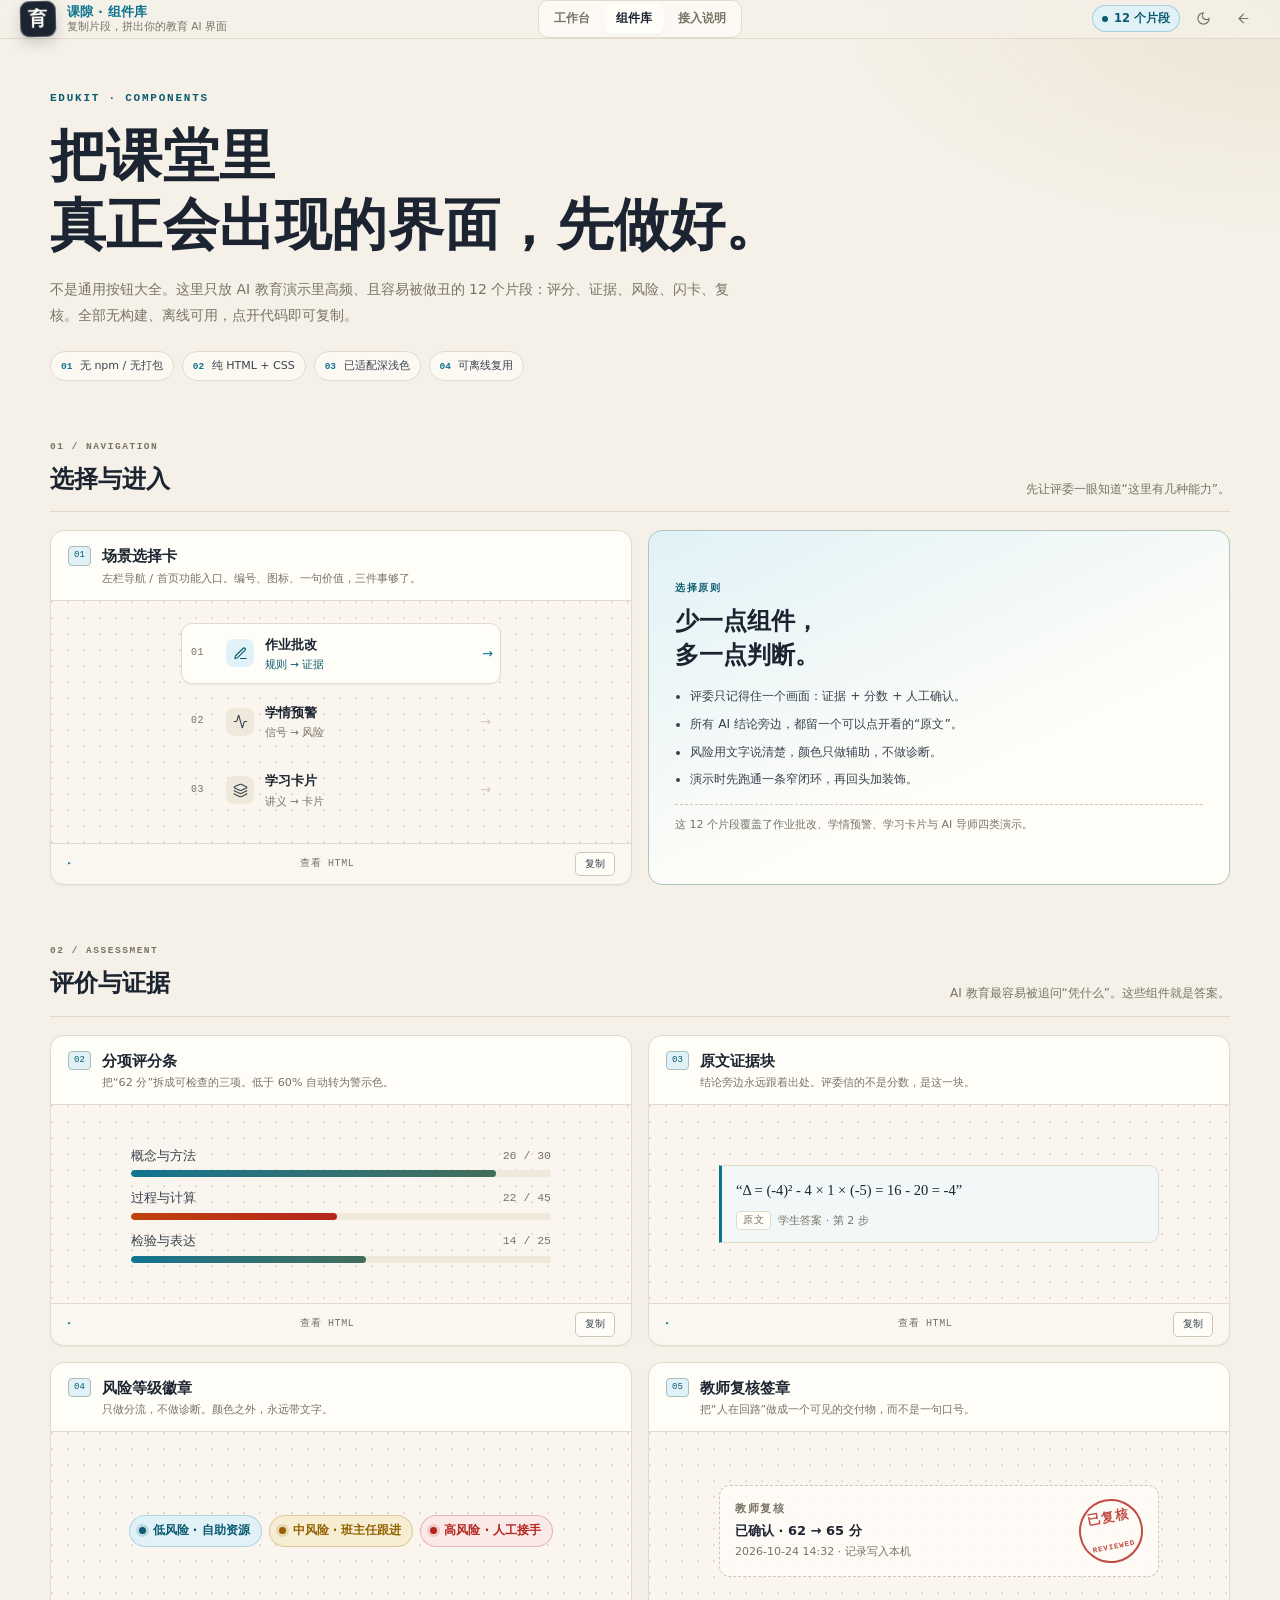
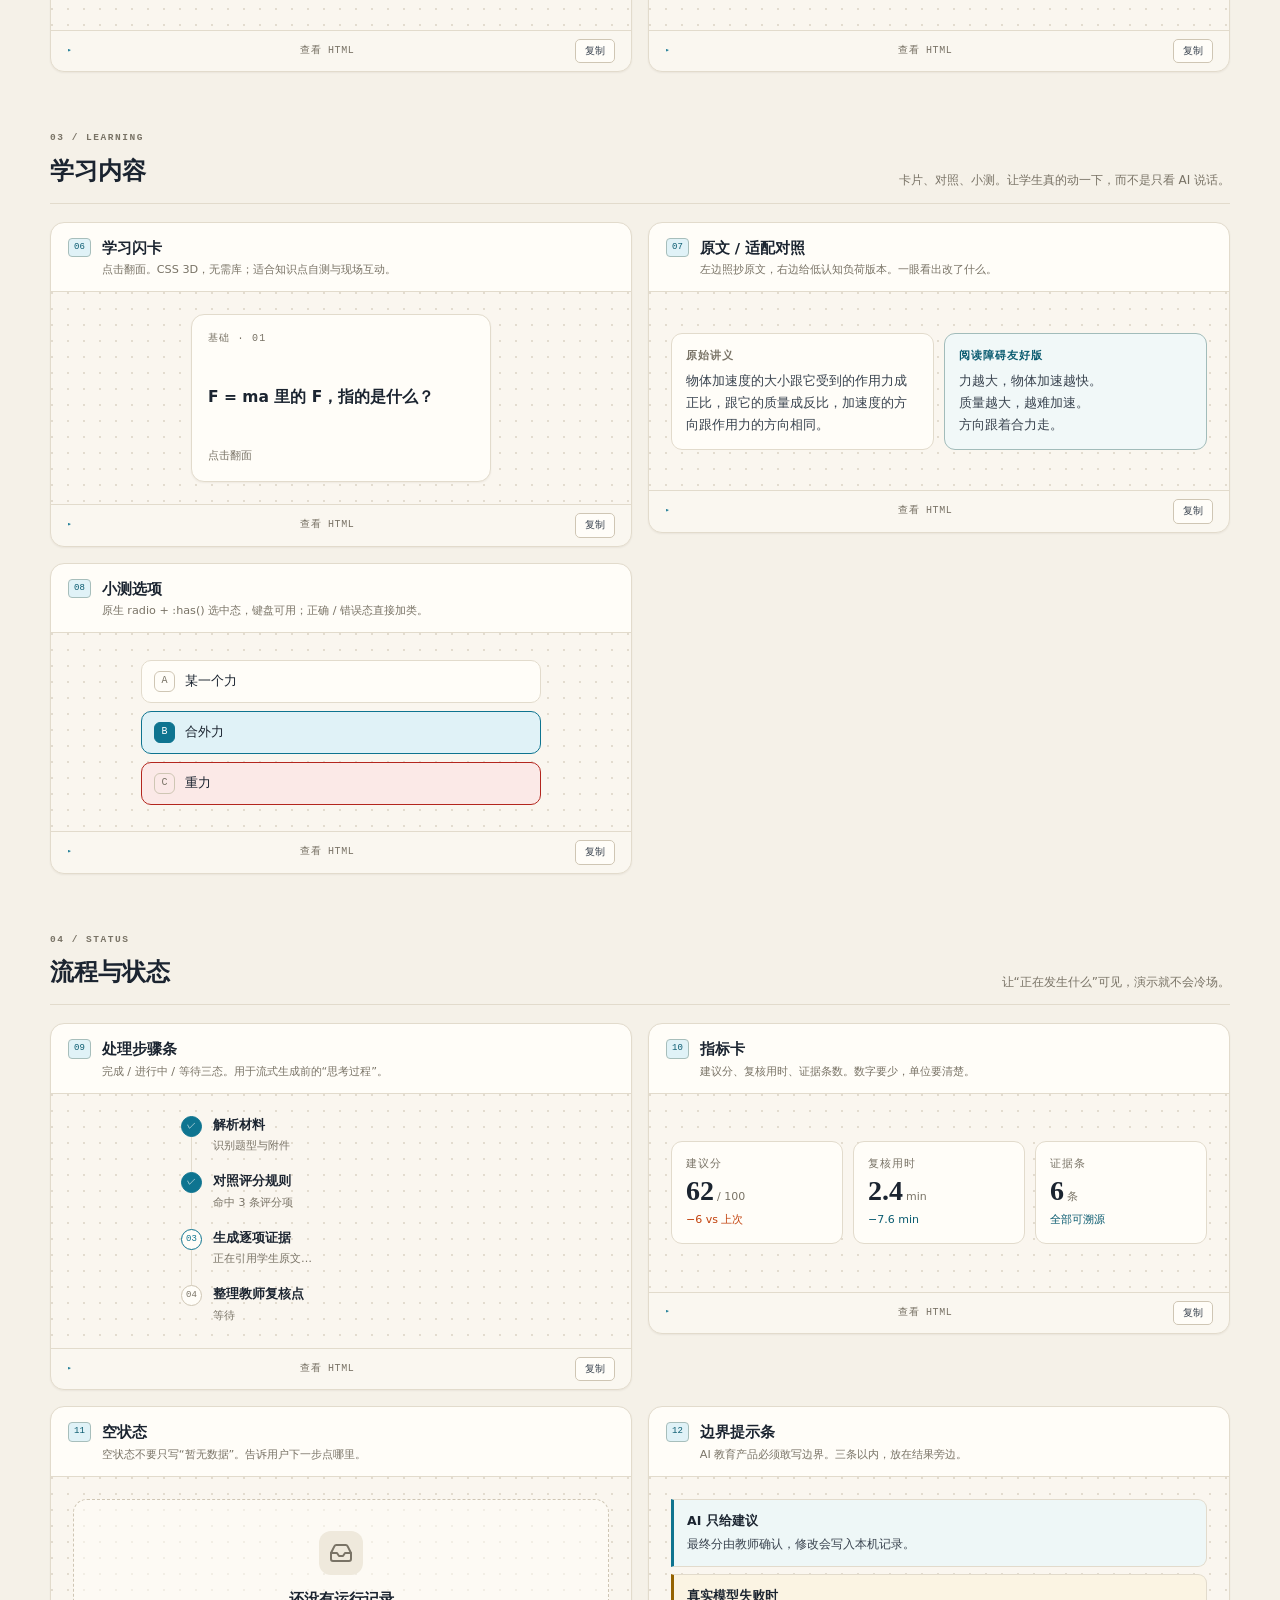
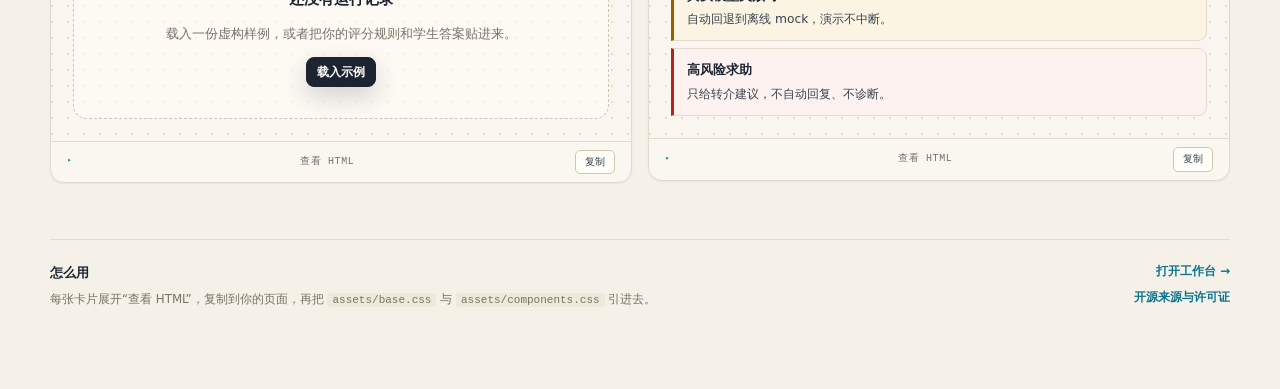
<file: web/components/index.html>
<!doctype html>
<html lang="zh-CN" data-theme="light">
<head>
  <meta charset="utf-8">
  <meta name="viewport" content="width=device-width, initial-scale=1">
  <title>组件库 · 课隙 EduKit</title>
  <meta name="description" content="AI 教育场景常用前端组件：场景卡、评分条、证据块、闪卡、步骤条、复核签章，复制即用。">
  <link rel="icon" href="data:image/svg+xml,%3Csvg xmlns='http://www.w3.org/2000/svg' viewBox='0 0 32 32'%3E%3Crect width='32' height='32' rx='8' fill='%231b2430'/%3E%3Cpath d='M9 21V11h10v10' fill='none' stroke='%2363c9b8' stroke-width='2'/%3E%3Ccircle cx='22' cy='20' r='3' fill='%23c2410c'/%3E%3C/svg%3E">
  <link rel="stylesheet" href="../assets/base.css">
  <link rel="stylesheet" href="../assets/components.css">
  <link rel="stylesheet" href="../assets/app.css">
  <link rel="stylesheet" href="../assets/gallery.css">
  <script defer src="../vendor/lucide.min.js"></script>
  <script defer src="../assets/gallery.js"></script>
</head>
<body class="gallery-page">

<header class="topbar">
  <a class="brand" href="../index.html">
    <span class="seal" aria-hidden="true">育</span>
    <span class="brand-copy">
      <strong>课隙 · 组件库</strong>
      <small>复制片段，拼出你的教育 AI 界面</small>
    </span>
  </a>
  <nav class="nav" aria-label="主导航">
    <a href="../index.html">工作台</a>
    <a href="./index.html" class="is-active">组件库</a>
    <a href="../README.md" target="_blank" rel="noopener">接入说明</a>
  </nav>
  <div class="top-actions">
    <span class="badge badge-teal"><span class="dot"></span>12 个片段</span>
    <button class="btn btn-ghost btn-icon" id="themeBtn" aria-label="切换深浅色" data-tip="深浅色">
      <i data-lucide="moon"></i>
    </button>
    <a class="btn btn-ghost btn-icon" href="../index.html" aria-label="返回工作台" data-tip="返回工作台">
      <i data-lucide="arrow-left"></i>
    </a>
  </div>
</header>

<main class="gallery-main">
  <section class="gallery-hero">
    <span class="kicker">EDUKIT · COMPONENTS</span>
    <h1>把课堂里<br>真正会出现的界面，<span class="nowrap">先做好。</span></h1>
    <p>不是通用按钮大全。这里只放 AI 教育演示里高频、且容易被做丑的 12 个片段：评分、证据、风险、闪卡、复核。全部无构建、离线可用，点开代码即可复制。</p>
    <div class="gallery-meta">
      <span><b>01</b> 无 npm / 无打包</span>
      <span><b>02</b> 纯 HTML + CSS</span>
      <span><b>03</b> 已适配深浅色</span>
      <span><b>04</b> 可离线复用</span>
    </div>
  </section>

  <section class="gallery-section">
    <div class="section-head">
      <div>
        <span class="kicker">01 / NAVIGATION</span>
        <h2>选择与进入</h2>
      </div>
      <p>先让评委一眼知道“这里有几种能力”。</p>
    </div>

    <div class="demo-grid">

      <!-- 01 场景卡 -->
      <article class="demo-card">
        <header class="demo-head">
          <span class="demo-no">01</span>
          <div>
            <h2>场景选择卡</h2>
            <p>左栏导航 / 首页功能入口。编号、图标、一句价值，三件事够了。</p>
          </div>
        </header>
        <div class="demo-preview">
          <div class="stack" style="width:min(320px,100%)">
            <button class="scenario-card is-active" type="button">
              <span class="scenario-no">01</span>
              <span class="scenario-icon"><i data-lucide="pen-line"></i></span>
              <span class="scenario-copy"><strong>作业批改</strong><small>规则 → 证据</small></span>
              <span class="scenario-arrow">→</span>
            </button>
            <button class="scenario-card" type="button">
              <span class="scenario-no">02</span>
              <span class="scenario-icon"><i data-lucide="activity"></i></span>
              <span class="scenario-copy"><strong>学情预警</strong><small>信号 → 风险</small></span>
              <span class="scenario-arrow">→</span>
            </button>
            <button class="scenario-card" type="button">
              <span class="scenario-no">03</span>
              <span class="scenario-icon"><i data-lucide="layers"></i></span>
              <span class="scenario-copy"><strong>学习卡片</strong><small>讲义 → 卡片</small></span>
              <span class="scenario-arrow">→</span>
            </button>
          </div>
        </div>
        <details class="demo-code">
          <summary>查看 HTML <button class="copy-btn" type="button">复制</button></summary>
          <pre><code></code></pre>
        </details>
        <template>
          <button class="scenario-card is-active" type="button">
            <span class="scenario-no">01</span>
            <span class="scenario-icon"><i data-lucide="pen-line"></i></span>
            <span class="scenario-copy">
              <strong>作业批改</strong>
              <small>规则 → 证据</small>
            </span>
            <span class="scenario-arrow">→</span>
          </button>
        </template>
      </article>

      <aside class="note-card">
        <span class="kicker">选择原则</span>
        <h3>少一点组件，<br>多一点判断。</h3>
        <ul>
          <li>评委只记得住一个画面：证据 + 分数 + 人工确认。</li>
          <li>所有 AI 结论旁边，都留一个可以点开看的“原文”。</li>
          <li>风险用文字说清楚，颜色只做辅助，不做诊断。</li>
          <li>演示时先跑通一条窄闭环，再回头加装饰。</li>
        </ul>
        <p>这 12 个片段覆盖了作业批改、学情预警、学习卡片与 AI 导师四类演示。</p>
      </aside>

    </div>
  </section>

  <section class="gallery-section">
    <div class="section-head">
      <div>
        <span class="kicker">02 / ASSESSMENT</span>
        <h2>评价与证据</h2>
      </div>
      <p>AI 教育最容易被追问“凭什么”。这些组件就是答案。</p>
    </div>

    <div class="demo-grid">

      <!-- 02 评分条 -->
      <article class="demo-card">
        <header class="demo-head">
          <span class="demo-no">02</span>
          <div>
            <h2>分项评分条</h2>
            <p>把“62 分”拆成可检查的三项。低于 60% 自动转为警示色。</p>
          </div>
        </header>
        <div class="demo-preview">
          <div class="rubric" style="width:min(420px,100%)">
            <div class="rubric-row">
              <span class="rubric-name">概念与方法</span>
              <span class="rubric-num">26 / 30</span>
              <span class="rubric-track"><i style="--v:87%"></i></span>
            </div>
            <div class="rubric-row is-low">
              <span class="rubric-name">过程与计算</span>
              <span class="rubric-num">22 / 45</span>
              <span class="rubric-track"><i style="--v:49%"></i></span>
            </div>
            <div class="rubric-row">
              <span class="rubric-name">检验与表达</span>
              <span class="rubric-num">14 / 25</span>
              <span class="rubric-track"><i style="--v:56%"></i></span>
            </div>
          </div>
        </div>
        <details class="demo-code">
          <summary>查看 HTML <button class="copy-btn" type="button">复制</button></summary>
          <pre><code></code></pre>
        </details>
        <template>
          <div class="rubric">
            <div class="rubric-row">
              <span class="rubric-name">概念与方法</span>
              <span class="rubric-num">26 / 30</span>
              <span class="rubric-track"><i style="--v:87%"></i></span>
            </div>
            <div class="rubric-row is-low">
              <span class="rubric-name">过程与计算</span>
              <span class="rubric-num">22 / 45</span>
              <span class="rubric-track"><i style="--v:49%"></i></span>
            </div>
            <div class="rubric-row">
              <span class="rubric-name">检验与表达</span>
              <span class="rubric-num">14 / 25</span>
              <span class="rubric-track"><i style="--v:56%"></i></span>
            </div>
          </div>
        </template>
      </article>

      <!-- 03 证据引用 -->
      <article class="demo-card">
        <header class="demo-head">
          <span class="demo-no">03</span>
          <div>
            <h2>原文证据块</h2>
            <p>结论旁边永远跟着出处。评委信的不是分数，是这一块。</p>
          </div>
        </header>
        <div class="demo-preview">
          <figure class="evidence" style="width:min(440px,100%)">
            <blockquote>“Δ = (-4)² - 4 × 1 × (-5) = 16 - 20 = -4”</blockquote>
            <figcaption><span class="src">原文</span> 学生答案 · 第 2 步</figcaption>
          </figure>
        </div>
        <details class="demo-code">
          <summary>查看 HTML <button class="copy-btn" type="button">复制</button></summary>
          <pre><code></code></pre>
        </details>
        <template>
          <figure class="evidence">
            <blockquote>“Δ = (-4)² - 4 × 1 × (-5) = 16 - 20 = -4”</blockquote>
            <figcaption><span class="src">原文</span> 学生答案 · 第 2 步</figcaption>
          </figure>
        </template>
      </article>

      <!-- 04 风险徽章 -->
      <article class="demo-card">
        <header class="demo-head">
          <span class="demo-no">04</span>
          <div>
            <h2>风险等级徽章</h2>
            <p>只做分流，不做诊断。颜色之外，永远带文字。</p>
          </div>
        </header>
        <div class="demo-preview">
          <div class="demo-row">
            <span class="risk risk-low">低风险 · 自助资源</span>
            <span class="risk risk-mid">中风险 · 班主任跟进</span>
            <span class="risk risk-high">高风险 · 人工接手</span>
          </div>
        </div>
        <details class="demo-code">
          <summary>查看 HTML <button class="copy-btn" type="button">复制</button></summary>
          <pre><code></code></pre>
        </details>
        <template>
          <span class="risk risk-low">低风险 · 自助资源</span>
          <span class="risk risk-mid">中风险 · 班主任跟进</span>
          <span class="risk risk-high">高风险 · 人工接手</span>
        </template>
      </article>

      <!-- 05 教师复核 -->
      <article class="demo-card">
        <header class="demo-head">
          <span class="demo-no">05</span>
          <div>
            <h2>教师复核签章</h2>
            <p>把“人在回路”做成一个可见的交付物，而不是一句口号。</p>
          </div>
        </header>
        <div class="demo-preview">
          <div class="signoff" style="width:min(440px,100%)">
            <div class="signoff-copy">
              <span class="kicker">教师复核</span>
              <strong>已确认 · 62 → 65 分</strong>
              <small>2026-10-24 14:32 · 记录写入本机</small>
            </div>
            <span class="stamp">已复核<span>REVIEWED</span></span>
          </div>
        </div>
        <details class="demo-code">
          <summary>查看 HTML <button class="copy-btn" type="button">复制</button></summary>
          <pre><code></code></pre>
        </details>
        <template>
          <div class="signoff">
            <div class="signoff-copy">
              <span class="kicker">教师复核</span>
              <strong>已确认 · 62 → 65 分</strong>
              <small>2026-10-24 14:32 · 记录写入本机</small>
            </div>
            <span class="stamp">已复核<span>REVIEWED</span></span>
          </div>
        </template>
      </article>

    </div>
  </section>

  <section class="gallery-section">
    <div class="section-head">
      <div>
        <span class="kicker">03 / LEARNING</span>
        <h2>学习内容</h2>
      </div>
      <p>卡片、对照、小测。让学生真的动一下，而不是只看 AI 说话。</p>
    </div>

    <div class="demo-grid">

      <!-- 06 闪卡 -->
      <article class="demo-card">
        <header class="demo-head">
          <span class="demo-no">06</span>
          <div>
            <h2>学习闪卡</h2>
            <p>点击翻面。CSS 3D，无需库；适合知识点自测与现场互动。</p>
          </div>
        </header>
        <div class="demo-preview">
          <button class="flashcard" type="button" data-flip style="width:min(300px,100%)">
            <span class="fc-face fc-front">
              <span class="fc-tag">基础 · 01</span>
              <span class="fc-q">F = ma 里的 F，指的是什么？</span>
              <span class="fc-hint">点击翻面</span>
            </span>
            <span class="fc-face fc-back">
              <span class="fc-tag">答案</span>
              <span class="fc-a">合外力，不是某一个力。先把研究对象受的所有力合成，再代入。</span>
              <span class="fc-hint">再点一次翻回</span>
            </span>
          </button>
        </div>
        <details class="demo-code">
          <summary>查看 HTML <button class="copy-btn" type="button">复制</button></summary>
          <pre><code></code></pre>
        </details>
        <template>
          <button class="flashcard" type="button" data-flip>
            <span class="fc-face fc-front">
              <span class="fc-tag">基础 · 01</span>
              <span class="fc-q">F = ma 里的 F，指的是什么？</span>
              <span class="fc-hint">点击翻面</span>
            </span>
            <span class="fc-face fc-back">
              <span class="fc-tag">答案</span>
              <span class="fc-a">合外力，不是某一个力。先把研究对象受的所有力合成，再代入。</span>
              <span class="fc-hint">再点一次翻回</span>
            </span>
          </button>
        </template>
      </article>

      <!-- 07 对照 -->
      <article class="demo-card">
        <header class="demo-head">
          <span class="demo-no">07</span>
          <div>
            <h2>原文 / 适配对照</h2>
            <p>左边照抄原文，右边给低认知负荷版本。一眼看出改了什么。</p>
          </div>
        </header>
        <div class="demo-preview">
          <div class="compare" style="width:100%">
            <div class="compare-col">
              <h4>原始讲义</h4>
              <p>物体加速度的大小跟它受到的作用力成正比，跟它的质量成反比，加速度的方向跟作用力的方向相同。</p>
            </div>
            <div class="compare-col is-adapted">
              <h4>阅读障碍友好版</h4>
              <p>力越大，物体加速越快。<br>质量越大，越难加速。<br>方向跟着合力走。</p>
            </div>
          </div>
        </div>
        <details class="demo-code">
          <summary>查看 HTML <button class="copy-btn" type="button">复制</button></summary>
          <pre><code></code></pre>
        </details>
        <template>
          <div class="compare">
            <div class="compare-col">
              <h4>原始讲义</h4>
              <p>物体加速度的大小跟它受到的作用力成正比，跟它的质量成反比。</p>
            </div>
            <div class="compare-col is-adapted">
              <h4>阅读障碍友好版</h4>
              <p>力越大，物体加速越快。<br>质量越大，越难加速。</p>
            </div>
          </div>
        </template>
      </article>

      <!-- 08 小测 -->
      <article class="demo-card">
        <header class="demo-head">
          <span class="demo-no">08</span>
          <div>
            <h2>小测选项</h2>
            <p>原生 radio + :has() 选中态，键盘可用；正确 / 错误态直接加类。</p>
          </div>
        </header>
        <div class="demo-preview">
          <div class="quiz" style="width:min(400px,100%)">
            <label class="quiz-option"><input type="radio" name="demo-quiz"><span class="q-key">A</span><span>某一个力</span></label>
            <label class="quiz-option is-correct"><input type="radio" name="demo-quiz" checked><span class="q-key">B</span><span>合外力</span></label>
            <label class="quiz-option is-wrong"><input type="radio" name="demo-quiz"><span class="q-key">C</span><span>重力</span></label>
          </div>
        </div>
        <details class="demo-code">
          <summary>查看 HTML <button class="copy-btn" type="button">复制</button></summary>
          <pre><code></code></pre>
        </details>
        <template>
          <div class="quiz">
            <label class="quiz-option"><input type="radio" name="q"><span class="q-key">A</span><span>某一个力</span></label>
            <label class="quiz-option is-correct"><input type="radio" name="q" checked><span class="q-key">B</span><span>合外力</span></label>
            <label class="quiz-option is-wrong"><input type="radio" name="q"><span class="q-key">C</span><span>重力</span></label>
          </div>
        </template>
      </article>

    </div>
  </section>

  <section class="gallery-section">
    <div class="section-head">
      <div>
        <span class="kicker">04 / STATUS</span>
        <h2>流程与状态</h2>
      </div>
      <p>让“正在发生什么”可见，演示就不会冷场。</p>
    </div>

    <div class="demo-grid">

      <!-- 09 步骤 -->
      <article class="demo-card">
        <header class="demo-head">
          <span class="demo-no">09</span>
          <div>
            <h2>处理步骤条</h2>
            <p>完成 / 进行中 / 等待三态。用于流式生成前的“思考过程”。</p>
          </div>
        </header>
        <div class="demo-preview">
          <ol class="steps" style="width:min(320px,100%)">
            <li class="step is-done"><span class="step-dot">✓</span><div><strong>解析材料</strong><small>识别题型与附件</small></div></li>
            <li class="step is-done"><span class="step-dot">✓</span><div><strong>对照评分规则</strong><small>命中 3 条评分项</small></div></li>
            <li class="step is-running"><span class="step-dot">03</span><div><strong>生成逐项证据</strong><small>正在引用学生原文…</small></div></li>
            <li class="step"><span class="step-dot">04</span><div><strong>整理教师复核点</strong><small>等待</small></div></li>
          </ol>
        </div>
        <details class="demo-code">
          <summary>查看 HTML <button class="copy-btn" type="button">复制</button></summary>
          <pre><code></code></pre>
        </details>
        <template>
          <ol class="steps">
            <li class="step is-done"><span class="step-dot">✓</span><div><strong>解析材料</strong><small>识别题型与附件</small></div></li>
            <li class="step is-done"><span class="step-dot">✓</span><div><strong>对照评分规则</strong><small>命中 3 条评分项</small></div></li>
            <li class="step is-running"><span class="step-dot">03</span><div><strong>生成逐项证据</strong><small>正在引用学生原文…</small></div></li>
            <li class="step"><span class="step-dot">04</span><div><strong>整理教师复核点</strong><small>等待</small></div></li>
          </ol>
        </template>
      </article>

      <!-- 10 指标 -->
      <article class="demo-card">
        <header class="demo-head">
          <span class="demo-no">10</span>
          <div>
            <h2>指标卡</h2>
            <p>建议分、复核用时、证据条数。数字要少，单位要清楚。</p>
          </div>
        </header>
        <div class="demo-preview">
          <div class="metrics" style="width:100%">
            <div class="metric">
              <span class="metric-label">建议分</span>
              <span class="metric-value"><strong>62</strong><span>/ 100</span></span>
              <span class="metric-delta is-down">−6 vs 上次</span>
            </div>
            <div class="metric">
              <span class="metric-label">复核用时</span>
              <span class="metric-value"><strong>2.4</strong><span>min</span></span>
              <span class="metric-delta">−7.6 min</span>
            </div>
            <div class="metric">
              <span class="metric-label">证据条</span>
              <span class="metric-value"><strong>6</strong><span>条</span></span>
              <span class="metric-delta">全部可溯源</span>
            </div>
          </div>
        </div>
        <details class="demo-code">
          <summary>查看 HTML <button class="copy-btn" type="button">复制</button></summary>
          <pre><code></code></pre>
        </details>
        <template>
          <div class="metrics">
            <div class="metric">
              <span class="metric-label">建议分</span>
              <span class="metric-value"><strong>62</strong><span>/ 100</span></span>
              <span class="metric-delta is-down">−6 vs 上次</span>
            </div>
            <div class="metric">
              <span class="metric-label">复核用时</span>
              <span class="metric-value"><strong>2.4</strong><span>min</span></span>
              <span class="metric-delta">−7.6 min</span>
            </div>
            <div class="metric">
              <span class="metric-label">证据条</span>
              <span class="metric-value"><strong>6</strong><span>条</span></span>
              <span class="metric-delta">全部可溯源</span>
            </div>
          </div>
        </template>
      </article>

      <!-- 11 空状态 -->
      <article class="demo-card">
        <header class="demo-head">
          <span class="demo-no">11</span>
          <div>
            <h2>空状态</h2>
            <p>空状态不要只写“暂无数据”。告诉用户下一步点哪里。</p>
          </div>
        </header>
        <div class="demo-preview">
          <div class="empty-state" style="width:100%">
            <span class="icon"><i data-lucide="inbox"></i></span>
            <h3>还没有运行记录</h3>
            <p>载入一份虚构样例，或者把你的评分规则和学生答案贴进来。</p>
            <button class="btn btn-sm btn-primary" type="button">载入示例</button>
          </div>
        </div>
        <details class="demo-code">
          <summary>查看 HTML <button class="copy-btn" type="button">复制</button></summary>
          <pre><code></code></pre>
        </details>
        <template>
          <div class="empty-state">
            <span class="icon"><i data-lucide="inbox"></i></span>
            <h3>还没有运行记录</h3>
            <p>载入一份虚构样例，或者把你的评分规则和学生答案贴进来。</p>
            <button class="btn btn-sm btn-primary" type="button">载入示例</button>
          </div>
        </template>
      </article>

      <!-- 12 提示条 -->
      <article class="demo-card">
        <header class="demo-head">
          <span class="demo-no">12</span>
          <div>
            <h2>边界提示条</h2>
            <p>AI 教育产品必须敢写边界。三条以内，放在结果旁边。</p>
          </div>
        </header>
        <div class="demo-preview">
          <div class="stack" style="width:100%">
            <div class="callout callout-teal"><strong>AI 只给建议</strong>最终分由教师确认，修改会写入本机记录。</div>
            <div class="callout callout-warn"><strong>真实模型失败时</strong>自动回退到离线 mock，演示不中断。</div>
            <div class="callout callout-danger"><strong>高风险求助</strong>只给转介建议，不自动回复、不诊断。</div>
          </div>
        </div>
        <details class="demo-code">
          <summary>查看 HTML <button class="copy-btn" type="button">复制</button></summary>
          <pre><code></code></pre>
        </details>
        <template>
          <div class="stack">
            <div class="callout callout-teal"><strong>AI 只给建议</strong>最终分由教师确认，修改会写入本机记录。</div>
            <div class="callout callout-warn"><strong>真实模型失败时</strong>自动回退到离线 mock，演示不中断。</div>
            <div class="callout callout-danger"><strong>高风险求助</strong>只给转介建议，不自动回复、不诊断。</div>
          </div>
        </template>
      </article>

    </div>
  </section>

  <footer class="gallery-foot">
    <div>
      <strong>怎么用</strong>
      <p>每张卡片展开“查看 HTML”，复制到你的页面，再把 <code>assets/base.css</code> 与 <code>assets/components.css</code> 引进去。</p>
    </div>
    <div class="gallery-links">
      <a href="../index.html">打开工作台 →</a>
      <a href="../SOURCES.md" target="_blank" rel="noopener">开源来源与许可证</a>
    </div>
  </footer>
</main>

<div class="toast" id="toast" role="status" aria-live="polite">
  <i data-lucide="check-circle-2"></i><span id="toastText">已复制</span>
</div>

</body>
</html>
</file>
<file: web/assets/base.css>
/* ============================================================
   EduKit · base.css
   设计变量 + 基础排版 + 通用控件（无构建、无外部字体）
   ============================================================ */

:root {
  color-scheme: light;

  --paper: #f5f1e8;
  --paper-2: #fffdf8;
  --paper-3: #efe9dc;
  --ink: #1b2430;
  --ink-2: #39434f;
  --muted: #797366;
  --line: #e2dbcc;
  --line-2: #cfc6b4;

  --accent: #0f6b62;
  --accent-2: #0b544d;
  --accent-soft: #e2f0ec;
  --flame: #c2410c;
  --flame-soft: #fbe9df;
  --gold: #946200;
  --gold-soft: #f7edd2;
  --danger: #b3261e;
  --danger-soft: #fbe9e7;
  --blue: #2f5d9e;
  --blue-soft: #e8eef8;

  --radius: 14px;
  --radius-sm: 9px;
  --shadow-sm: 0 1px 2px rgba(43, 36, 24, 0.06);
  --shadow: 0 2px 6px rgba(43, 36, 24, 0.05), 0 24px 60px rgba(43, 36, 24, 0.08);

  --sans: "Segoe UI", "PingFang SC", "Microsoft YaHei", "Noto Sans CJK SC", system-ui, sans-serif;
  --serif: "Songti SC", "Noto Serif SC", "Source Han Serif SC", "SimSun", Georgia, serif;
  --mono: "Cascadia Code", "SFMono-Regular", Consolas, "Liberation Mono", monospace;

  --topbar-h: 64px;
  --rail-w: 230px;
}

html[data-theme="dark"] {
  color-scheme: dark;

  --paper: #12161b;
  --paper-2: #1a2027;
  --paper-3: #20262e;
  --ink: #ece6d9;
  --ink-2: #c9c2b4;
  --muted: #918a7c;
  --line: #2b323b;
  --line-2: #3a424d;

  --accent: #63c9b8;
  --accent-2: #8fe0d2;
  --accent-soft: #17302c;
  --flame: #f08a5d;
  --flame-soft: #38241b;
  --gold: #d9a441;
  --gold-soft: #332a16;
  --danger: #f2857c;
  --danger-soft: #3a201e;
  --blue: #8db4e8;
  --blue-soft: #1d2838;

  --shadow-sm: 0 1px 2px rgba(0, 0, 0, 0.3);
  --shadow: 0 2px 6px rgba(0, 0, 0, 0.25), 0 24px 60px rgba(0, 0, 0, 0.35);
}

*,
*::before,
*::after { box-sizing: border-box; }

[hidden] { display: none !important; }

html {
  height: 100%;
  background: var(--paper);
  -webkit-text-size-adjust: 100%;
}

body {
  margin: 0;
  min-height: 100%;
  color: var(--ink);
  font-family: var(--sans);
  font-size: 14px;
  line-height: 1.65;
  background:
    radial-gradient(1100px 560px at 8% -12%, color-mix(in srgb, var(--accent) 9%, transparent), transparent 58%),
    radial-gradient(900px 480px at 100% 0%, color-mix(in srgb, var(--gold) 10%, transparent), transparent 52%),
    var(--paper);
  -webkit-font-smoothing: antialiased;
  text-rendering: optimizeLegibility;
}

::selection { background: color-mix(in srgb, var(--accent) 26%, transparent); }

button, input, textarea, select { font: inherit; color: inherit; }
button { cursor: pointer; }
a { color: var(--accent); text-decoration: none; }
a:hover { text-decoration: underline; text-underline-offset: 3px; }

h1, h2, h3, h4, p { margin: 0; }
img, svg { display: block; max-width: 100%; }

kbd, code, pre { font-family: var(--mono); }

:focus-visible {
  outline: 2px solid var(--accent);
  outline-offset: 2px;
  border-radius: 4px;
}

/* ---------- scrollbar ---------- */
* { scrollbar-width: thin; scrollbar-color: var(--line-2) transparent; }
*::-webkit-scrollbar { width: 8px; height: 8px; }
*::-webkit-scrollbar-thumb { background: var(--line-2); border-radius: 99px; border: 2px solid transparent; background-clip: content-box; }
*::-webkit-scrollbar-track { background: transparent; }

/* ---------- small type ---------- */
.kicker {
  display: inline-block;
  font-family: var(--mono);
  font-size: 10.5px;
  font-weight: 600;
  letter-spacing: 0.16em;
  text-transform: uppercase;
  color: var(--muted);
}

.muted { color: var(--muted); }
.mono { font-family: var(--mono); }
.nowrap { white-space: nowrap; }
.sr-only {
  position: absolute; width: 1px; height: 1px; padding: 0; margin: -1px;
  overflow: hidden; clip: rect(0, 0, 0, 0); white-space: nowrap; border: 0;
}

/* ---------- buttons ---------- */
.btn {
  display: inline-flex;
  align-items: center;
  justify-content: center;
  gap: 7px;
  min-height: 36px;
  padding: 8px 14px;
  border: 1px solid var(--line-2);
  border-radius: var(--radius-sm);
  background: var(--paper-2);
  color: var(--ink);
  font-size: 13px;
  font-weight: 600;
  line-height: 1;
  white-space: nowrap;
  box-shadow: var(--shadow-sm);
  transition: transform .15s ease, background .15s ease, border-color .15s ease, box-shadow .15s ease;
}
.btn:hover { background: var(--paper-3); border-color: var(--muted); }
.btn:active { transform: translateY(1px); }
.btn:disabled { opacity: .48; cursor: not-allowed; transform: none; }

.btn-primary {
  background: var(--ink);
  border-color: var(--ink);
  color: var(--paper-2);
  box-shadow: 0 10px 24px color-mix(in srgb, var(--ink) 18%, transparent);
}
.btn-primary:hover { background: var(--accent-2); border-color: var(--accent-2); color: #fff; }

.btn-accent {
  background: var(--accent);
  border-color: var(--accent);
  color: #fff;
}
.btn-accent:hover { background: var(--accent-2); border-color: var(--accent-2); }
html[data-theme="dark"] .btn-accent { color: #10201d; }

.btn-ghost {
  background: transparent;
  border-color: transparent;
  box-shadow: none;
  color: var(--muted);
}
.btn-ghost:hover { background: color-mix(in srgb, var(--ink) 6%, transparent); border-color: transparent; color: var(--ink); }

.btn-sm { min-height: 30px; padding: 6px 10px; font-size: 12px; border-radius: 8px; }
.btn-icon { width: 34px; min-height: 34px; padding: 0; }

.btn .lucide { width: 15px; height: 15px; stroke-width: 1.9; }

/* ---------- inputs ---------- */
.input, .textarea, select.input {
  width: 100%;
  border: 1px solid var(--line-2);
  border-radius: var(--radius-sm);
  background: var(--paper-2);
  color: var(--ink);
  padding: 10px 12px;
  font-size: 13.5px;
  line-height: 1.7;
  transition: border-color .15s ease, box-shadow .15s ease;
}
.textarea { resize: vertical; min-height: 120px; }
.input::placeholder, .textarea::placeholder { color: color-mix(in srgb, var(--muted) 78%, transparent); }
.input:focus, .textarea:focus {
  outline: none;
  border-color: var(--accent);
  box-shadow: 0 0 0 3px color-mix(in srgb, var(--accent) 16%, transparent);
}

/* ---------- badges / chips ---------- */
.badge {
  display: inline-flex;
  align-items: center;
  gap: 6px;
  padding: 3px 9px;
  border: 1px solid var(--line);
  border-radius: 999px;
  background: var(--paper-2);
  font-size: 11.5px;
  font-weight: 600;
  color: var(--ink-2);
  white-space: nowrap;
}
.badge .dot { width: 6px; height: 6px; border-radius: 50%; background: currentColor; }
.badge-teal { background: var(--accent-soft); border-color: color-mix(in srgb, var(--accent) 28%, transparent); color: var(--accent-2); }
.badge-flame { background: var(--flame-soft); border-color: color-mix(in srgb, var(--flame) 26%, transparent); color: var(--flame); }
.badge-gold { background: var(--gold-soft); border-color: color-mix(in srgb, var(--gold) 28%, transparent); color: var(--gold); }
.badge-danger { background: var(--danger-soft); border-color: color-mix(in srgb, var(--danger) 26%, transparent); color: var(--danger); }
.badge-blue { background: var(--blue-soft); border-color: color-mix(in srgb, var(--blue) 26%, transparent); color: var(--blue); }

.chip {
  display: inline-flex;
  align-items: center;
  gap: 7px;
  max-width: 100%;
  padding: 4px 9px;
  border: 1px solid var(--line);
  border-radius: 8px;
  background: var(--paper-2);
  font-size: 11.5px;
  color: var(--ink-2);
}
.chip .x {
  display: grid; place-items: center;
  width: 16px; height: 16px;
  border: 0; border-radius: 4px;
  background: transparent; color: var(--muted);
  font-size: 14px; line-height: 1;
}
.chip .x:hover { background: var(--danger-soft); color: var(--danger); }
.chip-name { overflow: hidden; text-overflow: ellipsis; white-space: nowrap; }

kbd {
  display: inline-block;
  padding: 1px 5px;
  border: 1px solid var(--line-2);
  border-bottom-width: 2px;
  border-radius: 5px;
  background: var(--paper-2);
  font-size: 10.5px;
  color: var(--muted);
  line-height: 1.5;
}

/* ---------- tooltip-ish title ---------- */
[data-tip] { position: relative; }
[data-tip]:hover::after {
  content: attr(data-tip);
  position: absolute;
  left: 50%;
  bottom: calc(100% + 8px);
  transform: translateX(-50%);
  padding: 5px 8px;
  border-radius: 6px;
  background: var(--ink);
  color: var(--paper-2);
  font-size: 11px;
  font-weight: 500;
  white-space: nowrap;
  z-index: 60;
  pointer-events: none;
}

/* ---------- motion ---------- */
@keyframes fade-up {
  from { opacity: 0; transform: translateY(8px); }
  to { opacity: 1; transform: translateY(0); }
}
@keyframes fade-in { from { opacity: 0; } to { opacity: 1; } }
@keyframes pulse-dot {
  0%, 100% { box-shadow: 0 0 0 0 color-mix(in srgb, var(--accent) 45%, transparent); }
  55% { box-shadow: 0 0 0 5px transparent; }
}
@keyframes blink { 0%, 45% { opacity: 1; } 50%, 100% { opacity: 0; } }
@keyframes shimmer { from { background-position: 200% 0; } to { background-position: -200% 0; } }

.fade-up { animation: fade-up .35s ease both; }

/* ---------- print ---------- */
@media print {
  :root { --paper: #fff; --paper-2: #fff; --shadow: none; }
  body { background: #fff; }
  .topbar, .rail, .input-panel, .output-actions, .review-actions, .present-bar, .toast { display: none !important; }
  .app { display: block; height: auto; }
  .workbench { display: block; height: auto; }
  .panel { border: 0; box-shadow: none; }
  .output-panel { height: auto; }
  .stream { overflow: visible; }
}
</file>
<file: web/assets/components.css>
/* ============================================================
   EduKit · components.css
   教育场景常用组件：场景卡、评分条、证据块、风险徽章、
   学习闪卡、步骤时间线、指标卡、对照栏、小测选项、复核签章
   ============================================================ */

/* ---------- 场景卡 ---------- */
.scenario-card {
  display: grid;
  grid-template-columns: 26px 30px minmax(0, 1fr) 10px;
  align-items: center;
  gap: 9px;
  width: 100%;
  padding: 10px 10px 10px 9px;
  border: 1px solid transparent;
  border-radius: 11px;
  background: transparent;
  color: var(--ink);
  text-align: left;
  transition: background .16s ease, border-color .16s ease, transform .16s ease, box-shadow .16s ease;
}
.scenario-card:hover { background: color-mix(in srgb, var(--paper-2) 72%, transparent); transform: translateX(2px); }
.scenario-card.is-active {
  background: var(--paper-2);
  border-color: var(--line);
  box-shadow: var(--shadow-sm);
}
.scenario-no {
  font-family: var(--mono);
  font-size: 10px;
  color: var(--muted);
  letter-spacing: .04em;
}
.scenario-icon {
  display: grid;
  place-items: center;
  width: 28px;
  height: 28px;
  border-radius: 8px;
  background: var(--paper-3);
  color: var(--ink-2);
}
.scenario-card.is-active .scenario-icon { background: var(--accent-soft); color: var(--accent-2); }
.scenario-icon .lucide { width: 15px; height: 15px; stroke-width: 1.8; }
.scenario-copy { display: flex; flex-direction: column; gap: 1px; min-width: 0; }
.scenario-copy strong { font-size: 12.8px; font-weight: 650; letter-spacing: .01em; }
.scenario-copy small {
  font-size: 10.5px;
  color: var(--muted);
  white-space: nowrap;
  overflow: hidden;
  text-overflow: ellipsis;
}
.scenario-card.is-active .scenario-copy small { color: var(--accent-2); }
.scenario-arrow { color: var(--line-2); font-size: 13px; transition: color .15s ease, transform .15s ease; }
.scenario-card.is-active .scenario-arrow { color: var(--accent); transform: translateX(2px); }

/* ---------- 评分条 ---------- */
.rubric { display: grid; gap: 11px; }
.rubric-row {
  display: grid;
  grid-template-columns: minmax(90px, 1fr) 64px;
  align-items: center;
  gap: 4px 12px;
}
.rubric-name { font-size: 12.5px; color: var(--ink-2); }
.rubric-num { font-family: var(--mono); font-size: 11.5px; color: var(--muted); text-align: right; font-variant-numeric: tabular-nums; }
.rubric-track {
  grid-column: 1 / -1;
  height: 7px;
  border-radius: 99px;
  background: var(--paper-3);
  overflow: hidden;
}
.rubric-track > i {
  display: block;
  height: 100%;
  width: var(--v, 50%);
  border-radius: inherit;
  background: linear-gradient(90deg, var(--accent), color-mix(in srgb, var(--accent) 62%, var(--gold)));
  transition: width .7s cubic-bezier(.2, .7, .2, 1);
}
.rubric-row.is-low .rubric-track > i { background: linear-gradient(90deg, var(--flame), var(--danger)); }

/* ---------- 证据块 ---------- */
.evidence {
  margin: 0;
  padding: 12px 14px;
  border: 1px solid var(--line);
  border-left: 3px solid var(--accent);
  border-radius: 0 10px 10px 0;
  background: color-mix(in srgb, var(--accent-soft) 42%, var(--paper-2));
}
.evidence blockquote {
  margin: 0;
  font-family: var(--serif);
  font-size: 14.5px;
  line-height: 1.7;
  color: var(--ink);
}
.evidence figcaption {
  display: flex;
  align-items: center;
  gap: 7px;
  margin-top: 8px;
  font-size: 11px;
  color: var(--muted);
}
.evidence .src {
  padding: 1px 6px;
  border-radius: 4px;
  background: var(--paper-2);
  border: 1px solid var(--line);
  font-family: var(--mono);
  font-size: 9.5px;
  letter-spacing: .06em;
  text-transform: uppercase;
}

/* ---------- 风险等级 ---------- */
.risk {
  display: inline-flex;
  align-items: center;
  gap: 7px;
  padding: 5px 11px 5px 9px;
  border-radius: 999px;
  font-size: 12px;
  font-weight: 650;
  border: 1px solid transparent;
}
.risk::before {
  content: "";
  width: 7px;
  height: 7px;
  border-radius: 50%;
  background: currentColor;
  box-shadow: 0 0 0 3px color-mix(in srgb, currentColor 16%, transparent);
}
.risk-low { color: var(--accent-2); background: var(--accent-soft); border-color: color-mix(in srgb, var(--accent) 24%, transparent); }
.risk-mid { color: var(--gold); background: var(--gold-soft); border-color: color-mix(in srgb, var(--gold) 26%, transparent); }
.risk-high { color: var(--danger); background: var(--danger-soft); border-color: color-mix(in srgb, var(--danger) 26%, transparent); }

/* ---------- 学习闪卡 ---------- */
.flashcard {
  position: relative;
  display: block;
  width: 100%;
  min-height: 168px;
  padding: 0;
  border: 0;
  background: transparent;
  perspective: 1000px;
  text-align: left;
}
.fc-face {
  position: absolute;
  inset: 0;
  display: flex;
  flex-direction: column;
  justify-content: space-between;
  gap: 12px;
  padding: 16px;
  border: 1px solid var(--line);
  border-radius: 13px;
  background: var(--paper-2);
  box-shadow: var(--shadow-sm);
  backface-visibility: hidden;
  transition: transform .55s cubic-bezier(.2, .7, .2, 1), opacity .3s ease;
}
.fc-front { transform: rotateY(0); }
.fc-back {
  transform: rotateY(180deg);
  background: linear-gradient(160deg, var(--accent-soft), var(--paper-2) 70%);
  border-color: color-mix(in srgb, var(--accent) 30%, var(--line));
}
.flashcard.is-flipped .fc-front { transform: rotateY(-180deg); }
.flashcard.is-flipped .fc-back { transform: rotateY(0); }
.fc-tag { font-family: var(--mono); font-size: 10px; letter-spacing: .12em; color: var(--muted); text-transform: uppercase; }
.fc-q { font-size: 15.5px; font-weight: 650; line-height: 1.5; }
.fc-a { font-size: 13.5px; line-height: 1.7; color: var(--ink-2); }
.fc-hint { font-size: 11px; color: var(--muted); }

/* ---------- 步骤时间线 ---------- */
.steps { display: grid; gap: 0; margin: 0; padding: 0; list-style: none; }
.step {
  position: relative;
  display: grid;
  grid-template-columns: 22px minmax(0, 1fr);
  gap: 10px;
  padding-bottom: 16px;
}
.step:last-child { padding-bottom: 0; }
.step::before {
  content: "";
  position: absolute;
  left: 10px;
  top: 20px;
  bottom: 0;
  width: 1px;
  background: var(--line);
}
.step:last-child::before { display: none; }
.step-dot {
  position: relative;
  z-index: 1;
  display: grid;
  place-items: center;
  width: 21px;
  height: 21px;
  border: 1px solid var(--line-2);
  border-radius: 50%;
  background: var(--paper-2);
  font-family: var(--mono);
  font-size: 9px;
  color: var(--muted);
}
.step.is-done .step-dot { background: var(--accent); border-color: var(--accent); color: #fff; }
.step.is-running .step-dot {
  border-color: var(--accent);
  color: var(--accent);
  animation: pulse-dot 1.4s ease infinite;
}
.step strong { display: block; font-size: 12.5px; font-weight: 650; line-height: 1.4; }
.step small { font-size: 11px; color: var(--muted); }

/* ---------- 指标卡 ---------- */
.metrics { display: grid; grid-template-columns: repeat(auto-fit, minmax(120px, 1fr)); gap: 10px; }
.metric {
  padding: 13px 14px;
  border: 1px solid var(--line);
  border-radius: 11px;
  background: var(--paper-2);
}
.metric-label { display: block; font-size: 10.5px; letter-spacing: .08em; text-transform: uppercase; color: var(--muted); }
.metric-value { display: flex; align-items: baseline; gap: 3px; margin-top: 4px; }
.metric-value strong { font-family: var(--serif); font-size: 28px; font-weight: 600; line-height: 1; font-variant-numeric: tabular-nums; }
.metric-value span { font-size: 11px; color: var(--muted); }
.metric-delta { display: inline-block; margin-top: 5px; font-size: 11px; color: var(--accent-2); }
.metric-delta.is-down { color: var(--flame); }

/* ---------- 对照栏 ---------- */
.compare { display: grid; grid-template-columns: 1fr 1fr; gap: 10px; }
.compare-col {
  padding: 13px 14px;
  border: 1px solid var(--line);
  border-radius: 11px;
  background: var(--paper-2);
}
.compare-col h4 {
  margin-bottom: 6px;
  font-size: 10.5px;
  letter-spacing: .1em;
  text-transform: uppercase;
  color: var(--muted);
}
.compare-col p { font-size: 12.8px; line-height: 1.7; color: var(--ink-2); }
.compare-col.is-adapted {
  border-color: color-mix(in srgb, var(--accent) 30%, var(--line));
  background: color-mix(in srgb, var(--accent-soft) 45%, var(--paper-2));
}
.compare-col.is-adapted h4 { color: var(--accent-2); }

/* ---------- 小测选项 ---------- */
.quiz { display: grid; gap: 8px; }
.quiz-option {
  display: flex;
  align-items: flex-start;
  gap: 10px;
  padding: 10px 12px;
  border: 1px solid var(--line);
  border-radius: 10px;
  background: var(--paper-2);
  cursor: pointer;
  transition: border-color .15s ease, background .15s ease;
}
.quiz-option:hover { border-color: var(--line-2); background: var(--paper-3); }
.quiz-option input { position: absolute; opacity: 0; pointer-events: none; }
.q-key {
  display: grid;
  place-items: center;
  width: 21px;
  height: 21px;
  flex: none;
  border: 1px solid var(--line-2);
  border-radius: 6px;
  font-family: var(--mono);
  font-size: 10px;
  color: var(--muted);
}
.quiz-option span:last-child { font-size: 12.8px; line-height: 1.6; }
.quiz-option:has(input:checked) {
  border-color: var(--accent);
  background: var(--accent-soft);
}
.quiz-option:has(input:checked) .q-key { background: var(--accent); border-color: var(--accent); color: #fff; }
.quiz-option.is-correct { border-color: var(--accent); }
.quiz-option.is-wrong { border-color: var(--danger); background: var(--danger-soft); }

/* ---------- 复核签章 ---------- */
.signoff {
  display: flex;
  align-items: center;
  justify-content: space-between;
  gap: 14px;
  padding: 13px 15px;
  border: 1px dashed var(--line-2);
  border-radius: 11px;
  background: color-mix(in srgb, var(--paper-2) 70%, transparent);
}
.signoff-copy { display: flex; flex-direction: column; gap: 2px; }
.signoff-copy strong { font-size: 13px; }
.signoff-copy small { font-size: 11px; color: var(--muted); }
.stamp {
  display: grid;
  place-items: center;
  width: 64px;
  height: 64px;
  flex: none;
  border: 2px solid var(--danger);
  border-radius: 50%;
  color: var(--danger);
  font-family: var(--serif);
  font-size: 13px;
  font-weight: 700;
  letter-spacing: .08em;
  line-height: 1.15;
  text-align: center;
  transform: rotate(-11deg);
  opacity: .82;
}
.stamp span { display: block; font-family: var(--mono); font-size: 7.5px; letter-spacing: .12em; }

/* ---------- 提示条 ---------- */
.callout {
  display: grid;
  gap: 3px;
  padding: 11px 13px;
  border: 1px solid var(--line);
  border-left: 3px solid var(--accent);
  border-radius: 0 9px 9px 0;
  background: var(--paper-2);
  font-size: 12.3px;
  line-height: 1.65;
  color: var(--ink-2);
}
.callout strong { color: var(--ink); font-size: 12.5px; }
.callout-warn { border-left-color: var(--gold); background: color-mix(in srgb, var(--gold-soft) 55%, var(--paper-2)); }
.callout-danger { border-left-color: var(--danger); background: color-mix(in srgb, var(--danger-soft) 55%, var(--paper-2)); }
.callout-teal { border-left-color: var(--accent); background: color-mix(in srgb, var(--accent-soft) 55%, var(--paper-2)); }

/* ---------- 空状态 ---------- */
.empty-state {
  display: grid;
  place-items: center;
  gap: 10px;
  min-height: 220px;
  padding: 30px;
  text-align: center;
  border: 1px dashed var(--line-2);
  border-radius: var(--radius);
  background: color-mix(in srgb, var(--paper-2) 55%, transparent);
}
.empty-state .icon {
  display: grid;
  place-items: center;
  width: 44px;
  height: 44px;
  border-radius: 12px;
  background: var(--paper-3);
  color: var(--muted);
}
.empty-state h3 { font-size: 15px; }
.empty-state p { max-width: 360px; font-size: 12.5px; color: var(--muted); }

/* ---------- toast ---------- */
.toast {
  position: fixed;
  right: 24px;
  bottom: 24px;
  z-index: 120;
  display: flex;
  align-items: center;
  gap: 9px;
  max-width: min(420px, calc(100vw - 32px));
  padding: 10px 14px;
  border: 1px solid var(--line-2);
  border-radius: 10px;
  background: var(--ink);
  color: var(--paper-2);
  font-size: 12.5px;
  box-shadow: 0 18px 50px rgba(0, 0, 0, .25);
  transform: translateY(14px);
  opacity: 0;
  pointer-events: none;
  transition: transform .22s ease, opacity .22s ease;
}
.toast.is-on { transform: translateY(0); opacity: 1; }
.toast .lucide { width: 15px; height: 15px; color: var(--accent); }
</file>
<file: web/assets/app.css>
/* ============================================================
   EduKit · app.css
   工作台布局：顶栏 / 场景侧栏 / 输入面板 / 流式输出 / 复核
   ============================================================ */

body { overflow: hidden; }

.app {
  display: grid;
  grid-template-columns: var(--rail-w) minmax(0, 1fr);
  grid-template-rows: var(--topbar-h) minmax(0, 1fr);
  height: 100vh;
  height: 100dvh;
}

/* ============================ 顶栏 ============================ */
.topbar {
  grid-column: 1 / -1;
  display: grid;
  grid-template-columns: minmax(0, 1fr) auto minmax(0, 1fr);
  align-items: center;
  gap: 18px;
  padding: 0 20px;
  border-bottom: 1px solid var(--line);
  background: color-mix(in srgb, var(--paper) 82%, transparent);
  backdrop-filter: blur(14px);
  z-index: 30;
}

.brand { display: flex; align-items: center; gap: 11px; min-width: 0; }
.brand:hover { text-decoration: none; }

.seal {
  display: grid;
  place-items: center;
  width: 36px;
  height: 36px;
  flex: none;
  border-radius: 9px;
  background: var(--ink);
  color: var(--paper-2);
  font-family: var(--serif);
  font-size: 19px;
  font-weight: 700;
  box-shadow: inset 0 0 0 1px color-mix(in srgb, var(--paper-2) 22%, transparent), 0 6px 14px color-mix(in srgb, var(--ink) 18%, transparent);
  transform: rotate(-1.5deg);
}

.brand-copy { display: flex; flex-direction: column; min-width: 0; line-height: 1.25; }
.brand-copy strong {
  font-size: 13px;
  font-weight: 700;
  letter-spacing: .01em;
  white-space: nowrap;
  overflow: hidden;
  text-overflow: ellipsis;
}
.brand-copy small {
  font-size: 10.5px;
  color: var(--muted);
  white-space: nowrap;
  overflow: hidden;
  text-overflow: ellipsis;
}

.nav { display: flex; align-items: center; gap: 2px; padding: 3px; border: 1px solid var(--line); border-radius: 10px; background: color-mix(in srgb, var(--paper-2) 60%, transparent); }
.nav a {
  padding: 5px 12px;
  border-radius: 7px;
  font-size: 12px;
  font-weight: 600;
  color: var(--muted);
  text-decoration: none;
  transition: background .15s ease, color .15s ease;
}
.nav a:hover { color: var(--ink); background: var(--paper-3); }
.nav a.is-active { color: var(--ink); background: var(--paper-2); box-shadow: var(--shadow-sm); }

.top-actions { display: flex; align-items: center; justify-content: flex-end; gap: 6px; min-width: 0; }

.mode-badge {
  display: inline-flex;
  align-items: center;
  gap: 6px;
  max-width: 190px;
  padding: 5px 9px;
  border: 1px solid var(--line);
  border-radius: 999px;
  background: var(--paper-2);
  font-size: 10.5px;
  font-weight: 600;
  color: var(--muted);
  white-space: nowrap;
  overflow: hidden;
  text-overflow: ellipsis;
}
.mode-badge i { width: 6px; height: 6px; flex: none; border-radius: 50%; background: var(--gold); }
.mode-badge.is-live { color: var(--accent-2); border-color: color-mix(in srgb, var(--accent) 30%, var(--line)); background: var(--accent-soft); }
.mode-badge.is-live i { background: var(--accent); animation: pulse-dot 1.6s ease infinite; }

/* ============================ 侧栏 ============================ */
.rail {
  display: flex;
  flex-direction: column;
  gap: 14px;
  min-height: 0;
  padding: 18px 10px 14px;
  border-right: 1px solid var(--line);
}

.rail-head { display: flex; align-items: baseline; justify-content: space-between; padding: 0 10px; }
.rail-head .count { font-family: var(--mono); font-size: 10px; color: var(--muted); }

.rail nav { display: flex; flex-direction: column; gap: 3px; }

.rail-foot { display: grid; gap: 10px; margin-top: auto; padding: 0 4px; }

.path-card {
  padding: 11px 12px;
  border: 1px solid var(--line);
  border-left: 2px solid var(--accent);
  border-radius: 0 9px 9px 0;
  background: color-mix(in srgb, var(--paper-2) 62%, transparent);
}
.path-card .kicker { font-size: 9px; }
.path-card p { margin-top: 5px; font-size: 11.2px; line-height: 1.6; color: var(--ink-2); }

.runtime { display: flex; align-items: center; gap: 7px; padding: 0 8px; font-size: 10.5px; color: var(--muted); }
.runtime .dot { width: 6px; height: 6px; border-radius: 50%; background: var(--accent); flex: none; }

/* ============================ 工作台 ============================ */
.workbench {
  display: grid;
  grid-template-columns: minmax(0, .9fr) minmax(0, 1.1fr);
  gap: 16px;
  min-height: 0;
  padding: 16px 18px 18px;
}

.panel {
  display: flex;
  flex-direction: column;
  min-width: 0;
  min-height: 0;
  border: 1px solid var(--line);
  border-radius: var(--radius);
  background: color-mix(in srgb, var(--paper-2) 88%, transparent);
  box-shadow: var(--shadow);
  overflow: hidden;
}

/* ---------- 输入面板 ---------- */
.panel-head { padding: 20px 22px 14px; }
.panel-head .kicker { margin-bottom: 7px; color: var(--accent-2); }
.panel-head h1 {
  font-family: var(--serif);
  font-size: clamp(24px, 2.4vw, 30px);
  font-weight: 700;
  line-height: 1.2;
  letter-spacing: .01em;
}
.panel-head .tagline { margin-top: 7px; font-size: 12.3px; line-height: 1.6; color: var(--muted); }

.panel-body {
  display: flex;
  flex-direction: column;
  flex: 1;
  min-height: 0;
  padding: 0 22px 18px;
  overflow-y: auto;
}

.field { display: flex; flex-direction: column; flex: 1; min-height: 0; }
.field-head { display: flex; align-items: center; justify-content: space-between; gap: 10px; margin-bottom: 7px; }
.field-head label { font-size: 11.5px; font-weight: 650; color: var(--ink-2); }
.field-head .hint { font-size: 10.5px; color: var(--muted); }

.textarea {
  flex: 1;
  min-height: 230px;
  font-size: 13px;
  line-height: 1.8;
  font-family: var(--mono);
  letter-spacing: -.01em;
  background:
    linear-gradient(color-mix(in srgb, var(--line) 42%, transparent) 1px, transparent 1px) 0 0 / 100% 26px,
    var(--paper-2);
  background-attachment: local;
  padding: 10px 12px;
}

.field-foot { display: flex; align-items: center; justify-content: space-between; gap: 8px; margin-top: 6px; }
.field-foot .count { font-family: var(--mono); font-size: 10.5px; color: var(--muted); }
.field-tools { display: flex; gap: 2px; }

.attach-row { display: flex; align-items: center; gap: 10px; margin-top: 12px; }
.attach-btn {
  display: inline-flex;
  align-items: center;
  gap: 6px;
  padding: 7px 10px;
  border: 1px dashed var(--line-2);
  border-radius: 8px;
  font-size: 11.5px;
  font-weight: 600;
  color: var(--ink-2);
  cursor: pointer;
  transition: border-color .15s ease, background .15s ease;
}
.attach-btn:hover { border-color: var(--accent); background: var(--accent-soft); color: var(--accent-2); }
.attach-btn input { display: none; }
.attach-row .hint { font-size: 10.5px; color: var(--muted); line-height: 1.5; }

.file-chips { display: flex; flex-wrap: wrap; gap: 6px; margin-top: 9px; }
.file-chips:empty { display: none; }
.file-thumb { width: 20px; height: 20px; border-radius: 4px; object-fit: cover; border: 1px solid var(--line); }

.outputs { display: flex; flex-wrap: wrap; align-items: center; gap: 6px; margin-top: 13px; }
.outputs .kicker { margin-right: 2px; font-size: 9px; }
.out-tag {
  padding: 3px 8px;
  border: 1px solid var(--line);
  border-radius: 6px;
  background: var(--paper-2);
  font-size: 10.5px;
  color: var(--ink-2);
}

.run-row { display: flex; align-items: center; gap: 14px; margin-top: 16px; }
.btn-run {
  flex: 1;
  min-height: 44px;
  gap: 9px;
  border-radius: 10px;
  font-size: 13.5px;
  letter-spacing: .02em;
}
.btn-run .lucide { width: 16px; height: 16px; }
.btn-run.is-running .lucide { animation: spin 1s linear infinite; }
@keyframes spin { to { transform: rotate(360deg); } }

.run-note { display: flex; align-items: center; gap: 6px; font-size: 10.5px; color: var(--muted); line-height: 1.45; }
.run-note .dot { width: 6px; height: 6px; flex: none; border-radius: 50%; background: var(--accent); }
.run-note strong { color: var(--ink-2); font-weight: 650; }

/* ---------- 输出面板 ---------- */
.output-panel { position: relative; }

.output-head { padding: 14px 20px 0; border-bottom: 1px solid var(--line); }
.output-top { display: flex; align-items: center; justify-content: space-between; gap: 10px; }
.output-top .left { display: flex; align-items: center; gap: 9px; min-width: 0; }
.output-top .timer { font-family: var(--mono); font-size: 10.5px; color: var(--muted); font-variant-numeric: tabular-nums; }
.output-actions { display: flex; align-items: center; gap: 2px; }

.stages { display: grid; grid-template-columns: repeat(4, minmax(0, 1fr)); gap: 6px; margin: 10px 0 12px; padding: 0; list-style: none; }
.stage {
  display: flex;
  align-items: center;
  gap: 6px;
  min-width: 0;
  padding: 6px 7px;
  border: 1px solid var(--line);
  border-radius: 7px;
  background: color-mix(in srgb, var(--paper-2) 70%, transparent);
  font-size: 10.5px;
  color: var(--muted);
  transition: border-color .2s ease, background .2s ease, color .2s ease;
}
.stage-no {
  display: grid;
  place-items: center;
  width: 17px;
  height: 17px;
  flex: none;
  border-radius: 50%;
  background: var(--paper-3);
  font-family: var(--mono);
  font-size: 8.5px;
  color: var(--muted);
}
.stage-label { overflow: hidden; text-overflow: ellipsis; white-space: nowrap; }
.stage.is-running { border-color: color-mix(in srgb, var(--accent) 45%, var(--line)); background: var(--accent-soft); color: var(--accent-2); }
.stage.is-running .stage-no { background: var(--accent); color: #fff; animation: pulse-dot 1.3s ease infinite; }
.stage.is-done { color: var(--ink-2); }
.stage.is-done .stage-no { background: var(--accent); color: #fff; }

.stream {
  flex: 1;
  min-height: 0;
  padding: 20px 24px 26px;
  overflow-y: auto;
}

/* 空状态 */
.empty {
  display: flex;
  flex-direction: column;
  align-items: center;
  justify-content: center;
  min-height: 100%;
  padding: 36px 16px;
  text-align: center;
  animation: fade-in .4s ease both;
}
.empty-mark {
  margin-bottom: 4px;
  font-family: var(--serif);
  font-size: 76px;
  line-height: .9;
  color: var(--accent);
  opacity: .16;
}
.empty h2 {
  font-family: var(--serif);
  font-size: clamp(26px, 2.7vw, 36px);
  font-weight: 600;
  line-height: 1.4;
  letter-spacing: .01em;
}
.empty p { max-width: 420px; margin-top: 12px; font-size: 12.5px; line-height: 1.75; color: var(--muted); }
.empty-steps { display: flex; flex-wrap: wrap; justify-content: center; gap: 7px; margin-top: 22px; }
.empty-steps span {
  padding: 5px 10px;
  border: 1px solid var(--line);
  border-radius: 999px;
  background: var(--paper-2);
  font-size: 10.5px;
  color: var(--muted);
}
.empty-steps b { color: var(--accent-2); font-weight: 650; }

/* 流式光标 */
.md.is-streaming > :last-child::after {
  content: "";
  display: inline-block;
  width: 6px;
  height: 1em;
  margin-left: 3px;
  border-radius: 1px;
  background: var(--accent);
  vertical-align: -2px;
  animation: blink .9s step-end infinite;
}

.caret {
  display: inline-block;
  width: 7px;
  height: 15px;
  margin-left: 2px;
  border-radius: 1px;
  background: var(--accent);
  vertical-align: -2px;
  animation: blink .9s step-end infinite;
}

/* 结果元信息 */
.result-meta {
  display: flex;
  flex-wrap: wrap;
  gap: 6px 14px;
  margin-top: 26px;
  padding-top: 12px;
  border-top: 1px dashed var(--line);
  font-family: var(--mono);
  font-size: 10px;
  color: var(--muted);
}
.result-meta b { color: var(--ink-2); font-weight: 600; }

/* ============================ Markdown ============================ */
.md {
  counter-reset: h2;
  max-width: 780px;
  font-size: 14px;
  line-height: 1.82;
  color: var(--ink-2);
  animation: fade-in .3s ease both;
  overflow-wrap: anywhere;
}
.md > :first-child { margin-top: 0 !important; }

.md h2 {
  display: flex;
  align-items: baseline;
  gap: 9px;
  margin: 28px 0 12px;
  font-size: 19px;
  font-weight: 700;
  line-height: 1.35;
  color: var(--ink);
  letter-spacing: .01em;
}
.md h2::before {
  counter-increment: h2;
  content: counter(h2, decimal-leading-zero);
  padding: 2px 5px;
  border: 1px solid color-mix(in srgb, var(--accent) 34%, var(--line));
  border-radius: 4px;
  background: var(--accent-soft);
  font-family: var(--mono);
  font-size: 9px;
  font-weight: 600;
  color: var(--accent-2);
  letter-spacing: .04em;
}
.md h3 {
  margin: 22px 0 8px;
  font-size: 15px;
  font-weight: 700;
  line-height: 1.45;
  color: var(--ink);
}
.md h4 {
  margin: 18px 0 7px;
  font-size: 13.2px;
  font-weight: 700;
  color: var(--ink);
}
.md p { margin: 9px 0; }
.md strong { color: var(--ink); font-weight: 700; }
.md em { color: var(--ink); }
.md ul, .md ol { margin: 8px 0 12px; padding-left: 1.3em; }
.md li { margin: 4px 0; padding-left: 2px; }
.md li::marker { color: var(--accent); }
.md hr { height: 1px; margin: 24px 0; border: 0; background: var(--line); }

.md blockquote {
  margin: 14px 0;
  padding: 10px 14px;
  border-left: 3px solid var(--accent);
  border-radius: 0 8px 8px 0;
  background: color-mix(in srgb, var(--accent-soft) 46%, var(--paper-2));
  color: var(--ink-2);
  font-family: var(--serif);
  font-size: 13.8px;
}
.md blockquote p { margin: 3px 0; }

.md table {
  width: 100%;
  margin: 14px 0 18px;
  border-collapse: collapse;
  font-size: 12.2px;
  line-height: 1.6;
  background: var(--paper-2);
}
.md th, .md td {
  padding: 8px 10px;
  border: 1px solid var(--line);
  text-align: left;
  vertical-align: top;
}
.md th {
  background: var(--paper-3);
  font-size: 11.2px;
  font-weight: 650;
  color: var(--ink);
  white-space: nowrap;
}
.md tbody tr:nth-child(even) td { background: color-mix(in srgb, var(--paper-3) 35%, transparent); }
.md td:last-child, .md th:last-child { font-variant-numeric: tabular-nums; }

.md code {
  padding: 1px 5px;
  border-radius: 4px;
  background: var(--paper-3);
  font-size: 11.8px;
  color: var(--ink);
}
.md pre {
  margin: 14px 0;
  padding: 13px 15px;
  border-radius: 10px;
  background: #1b2430;
  color: #ece6d9;
  overflow-x: auto;
  font-size: 11.8px;
  line-height: 1.7;
}
.md pre code { padding: 0; background: transparent; color: inherit; }
.md a { border-bottom: 1px solid color-mix(in srgb, var(--accent) 40%, transparent); }
.md input[type="checkbox"] { margin-right: 6px; accent-color: var(--accent); }
.md .katex { font-size: 1.04em; }
.md .katex-display { margin: 14px 0; padding: 2px 0; overflow-x: auto; overflow-y: hidden; }

/* ============================ 复核区 ============================ */
.review {
  flex: none;
  max-height: 46%;
  overflow-y: auto;
  padding: 14px 20px 16px;
  border-top: 1px solid var(--line);
  background:
    linear-gradient(180deg, color-mix(in srgb, var(--paper-3) 42%, transparent), transparent 60%),
    color-mix(in srgb, var(--paper-2) 94%, transparent);
  animation: fade-up .35s ease both;
}
.review[hidden] { display: none; }

.review-head { display: flex; align-items: center; justify-content: space-between; gap: 12px; }
.review-title { display: flex; align-items: baseline; gap: 9px; }
.review-title h3 { font-size: 14.5px; font-weight: 700; }
.review-title .kicker { color: var(--flame); font-size: 9px; }
.review-status {
  display: inline-flex;
  align-items: center;
  gap: 5px;
  padding: 2px 8px;
  border-radius: 999px;
  background: var(--paper-3);
  font-size: 10.5px;
  color: var(--muted);
}
.review-status.is-done { background: var(--accent-soft); color: var(--accent-2); }

.review-grid { display: grid; grid-template-columns: auto minmax(0, 1fr); gap: 14px; margin-top: 11px; align-items: start; }

.score-box {
  display: grid;
  gap: 1px;
  min-width: 126px;
  padding: 10px 13px;
  border: 1px solid var(--line);
  border-radius: 10px;
  background: var(--paper-2);
}
.score-box .kicker { font-size: 8.5px; }
.score-value { display: flex; align-items: baseline; gap: 2px; }
.score-value strong { font-family: var(--serif); font-size: 31px; font-weight: 600; line-height: 1.05; font-variant-numeric: tabular-nums; }
.score-value span { font-size: 10px; color: var(--muted); }
.score-box.is-hidden { display: none; }
.final-score {
  display: flex;
  align-items: center;
  justify-content: space-between;
  gap: 6px;
  margin-top: 8px;
  padding-top: 7px;
  border-top: 1px dashed var(--line);
  font-size: 10px;
  color: var(--muted);
}
.final-score .input {
  width: 66px;
  min-height: 27px;
  padding: 2px 7px;
  font-size: 12px;
  font-family: var(--mono);
  text-align: right;
}

.review-fields { display: grid; gap: 8px; min-width: 0; }
.decisions { display: flex; flex-wrap: wrap; gap: 5px; }
.decision {
  padding: 6px 10px;
  border: 1px solid var(--line);
  border-radius: 7px;
  background: var(--paper-2);
  font-size: 11.5px;
  font-weight: 600;
  color: var(--muted);
}
.decision:hover { border-color: var(--line-2); color: var(--ink); }
.decision.is-active { border-color: var(--accent); background: var(--accent-soft); color: var(--accent-2); }

.review-note {
  width: 100%;
  min-height: 52px;
  padding: 8px 10px;
  border: 1px solid var(--line);
  border-radius: 8px;
  background: var(--paper-2);
  font-size: 12px;
  line-height: 1.6;
  resize: vertical;
}
.review-note:focus { outline: none; border-color: var(--accent); box-shadow: 0 0 0 2px color-mix(in srgb, var(--accent) 14%, transparent); }

.quick-notes { display: flex; flex-wrap: wrap; gap: 5px; }
.quick-notes button {
  padding: 3px 8px;
  border: 1px dashed var(--line-2);
  border-radius: 999px;
  background: transparent;
  font-size: 10.5px;
  color: var(--muted);
}
.quick-notes button:hover { border-color: var(--accent); color: var(--accent-2); background: var(--accent-soft); }

.review-foot { display: flex; align-items: center; gap: 10px; margin-top: 9px; }
.review-foot .hint { font-size: 10.5px; color: var(--muted); }
.review-foot .stamp { width: 42px; height: 42px; font-size: 9px; margin-left: auto; }
.review-foot .stamp span { font-size: 6px; }

/* ============================ 对话框 ============================ */
dialog {
  width: min(760px, calc(100vw - 32px));
  max-height: min(82vh, 760px);
  padding: 0;
  border: 1px solid var(--line);
  border-radius: 16px;
  background: var(--paper-2);
  color: var(--ink);
  box-shadow: 0 40px 120px rgba(0, 0, 0, .35);
}
dialog::backdrop { background: rgba(20, 16, 10, .38); backdrop-filter: blur(3px); }
.dialog-head {
  display: flex;
  align-items: center;
  justify-content: space-between;
  gap: 12px;
  padding: 18px 22px;
  border-bottom: 1px solid var(--line);
}
.dialog-head h2 { font-family: var(--serif); font-size: 21px; font-weight: 700; }
.dialog-body { padding: 18px 22px 22px; overflow-y: auto; max-height: calc(82vh - 70px); }
.dialog-body h3 { margin: 18px 0 7px; font-size: 12px; letter-spacing: .1em; text-transform: uppercase; color: var(--muted); }
.dialog-body h3:first-child { margin-top: 0; }
.dialog-body ol, .dialog-body ul { margin: 6px 0; padding-left: 1.3em; }
.dialog-body li { margin: 4px 0; font-size: 12.8px; line-height: 1.7; }
.dialog-body p { font-size: 12.8px; line-height: 1.75; color: var(--ink-2); }
.dialog-body code { padding: 1px 5px; border-radius: 4px; background: var(--paper-3); font-size: 11.5px; }
.dialog-grid { display: grid; grid-template-columns: 1fr 1fr; gap: 12px; }
.dialog-card { padding: 12px 14px; border: 1px solid var(--line); border-radius: 10px; background: color-mix(in srgb, var(--paper-3) 36%, transparent); }
.dialog-card strong { display: block; margin-bottom: 3px; font-size: 12.5px; }
.dialog-card p { font-size: 11.8px; margin: 0; }
.shortcut-list { display: grid; gap: 6px; }
.shortcut-list div { display: flex; align-items: center; justify-content: space-between; gap: 10px; padding: 6px 9px; border: 1px solid var(--line); border-radius: 7px; font-size: 12px; background: var(--paper-2); }

.code-block {
  margin: 10px 0 14px;
  padding: 12px 14px;
  border-radius: 10px;
  background: #1b2430;
  color: #ece6d9;
  font-size: 11px;
  line-height: 1.7;
  overflow-x: auto;
  white-space: pre;
}
.dialog-body .code-block code { padding: 0; background: transparent; color: inherit; }

/* ============================ 演示视图 ============================ */
body.presenting .rail,
body.presenting .input-panel,
body.presenting .topbar .nav,
body.presenting .topbar .hide-present { display: none; }
body.presenting .app { grid-template-columns: minmax(0, 1fr); }
body.presenting .workbench { grid-template-columns: minmax(0, 1fr); max-width: 1060px; width: 100%; margin: 0 auto; padding: 20px 24px 24px; }
body.presenting .output-panel { box-shadow: 0 30px 80px rgba(0, 0, 0, .16); }
body.presenting .md { max-width: 820px; margin: 0 auto; font-size: 15px; }
body.presenting .result-meta { max-width: 820px; margin-left: auto; margin-right: auto; }

.present-bar {
  position: fixed;
  left: 50%;
  bottom: 18px;
  z-index: 90;
  display: none;
  align-items: center;
  gap: 10px;
  padding: 7px 8px 7px 14px;
  border: 1px solid var(--line-2);
  border-radius: 999px;
  background: color-mix(in srgb, var(--ink) 92%, transparent);
  color: var(--paper-2);
  font-size: 11px;
  box-shadow: 0 16px 50px rgba(0, 0, 0, .3);
  transform: translateX(-50%);
}
body.presenting .present-bar { display: flex; }
.present-bar .btn { color: var(--paper-2); border-color: color-mix(in srgb, var(--paper-2) 26%, transparent); background: transparent; }
.present-bar .btn:hover { background: color-mix(in srgb, var(--paper-2) 12%, transparent); }

/* ============================ 响应式 ============================ */
@media (max-width: 1200px) {
  :root { --rail-w: 205px; }
  .workbench { grid-template-columns: minmax(0, .88fr) minmax(0, 1.12fr); gap: 13px; padding: 13px; }
  .panel-head { padding: 17px 18px 12px; }
  .panel-body { padding: 0 18px 15px; }
  .stream { padding: 17px 19px 22px; }
  .stage-label { font-size: 10px; }
}

@media (max-width: 1024px) {
  body { overflow: auto; }
  .app { display: block; height: auto; }
  .topbar { position: sticky; top: 0; height: var(--topbar-h); grid-template-columns: minmax(0, 1fr) auto; }
  .topbar .nav { display: none; }
  .rail {
    flex-direction: row;
    align-items: center;
    gap: 10px;
    padding: 9px 12px;
    border-right: 0;
    border-bottom: 1px solid var(--line);
    overflow-x: auto;
  }
  .rail-head, .rail-foot { display: none; }
  .rail nav { flex-direction: row; gap: 6px; }
  .scenario-card { width: auto; min-width: 188px; border-color: var(--line); background: color-mix(in srgb, var(--paper-2) 60%, transparent); }
  .workbench { display: block; padding: 13px; }
  .panel { margin-bottom: 13px; }
  .input-panel { min-height: 520px; }
  .output-panel { min-height: 78vh; }
  .review { max-height: none; }
}

@media (max-width: 680px) {
  body { overflow-x: hidden; }
  .brand-copy small, .topbar .mode-badge { display: none; }
  .topbar { gap: 6px; padding: 0 12px; }
  .top-actions { gap: 1px; }
  #presentBtn { display: none; }
  .brand-copy strong { font-size: 12px; }
  .panel-head h1 { font-size: 24px; }
  .stages { grid-template-columns: repeat(2, minmax(0, 1fr)); }
  .review-grid { grid-template-columns: 1fr; }
  .score-box { grid-row: auto; }
  .compare, .dialog-grid { grid-template-columns: 1fr; }
  .run-row { align-items: stretch; flex-direction: column; gap: 8px; }
  .run-note { justify-content: flex-start; }
  .empty h2 { font-size: 25px; }
}

/* ============================================================
   condopt 工作台覆盖层（追加段；上游 app.css 的布局以上全部保留）
   ------------------------------------------------------------
   契约 §5：不改 base.css 的色板语义、不改 components.css、不改 vendor/**。
   这里只做两件事：
     1) 品牌变量覆盖（沿用 base.css 的变量名与语义：accent=主色，
        flame=复核/留痕，gold=警示，不新增语义）；
     2) condopt 专属区块的少量布局（study 列表 / 开工表单 / 动作条 / 拍板）。
   ============================================================ */

/* ---------- 1. 品牌变量 ---------- */
:root {
  --accent: #0e7490;
  --accent-2: #0a5b70;
  --accent-soft: #e0f2f7;
}

html[data-theme="dark"] {
  --accent: #4dd0e1;
  --accent-2: #8be9f7;
  --accent-soft: #11333c;
}

.seal { letter-spacing: .02em; }

/* 顶栏徽章的「后端已连接（尚未运行）」态：与离线态视觉可区分，但不使用 is-live 的脉冲
   （脉冲留给「正在用真实 SSE 跑」的 live 态，避免两者混为一谈）。 */
.mode-badge.is-connected {
  color: var(--accent-2);
  border-color: color-mix(in srgb, var(--accent) 30%, var(--line));
  background: var(--accent-soft);
}
.mode-badge.is-connected i { background: var(--accent); }

/* ---------- 2. study 列表 / run 选择 ---------- */
.condopt-runs {
  display: grid;
  gap: 7px;
  padding: 0 10px;
}
.condopt-runs .rail-head { padding: 0; }
.condopt-runs .rail-head .btn { padding: 2px 5px; }
.condopt-run-select {
  width: 100%;
  min-height: 32px;
  padding: 4px 7px;
  font-size: 11.5px;
  font-family: var(--mono);
  border-radius: 8px;
  background: var(--paper-2);
}
.condopt-run-info {
  font-size: 10.5px;
  line-height: 1.5;
  color: var(--muted);
  font-variant-numeric: tabular-nums;
}

/* ---------- 3. 开工表单（字段由后端 prepare_template 投影） ---------- */
.condopt-form {
  margin-bottom: 14px;
  padding: 11px 12px;
  border: 1px solid var(--line);
  border-left: 2px solid var(--accent);
  border-radius: 0 10px 10px 0;
  background: color-mix(in srgb, var(--paper-3) 30%, transparent);
}
.condopt-form-head { display: flex; align-items: baseline; justify-content: space-between; gap: 10px; }
.condopt-form-head .hint { font-size: 10px; color: var(--muted); text-align: right; }
.condopt-form-fields { display: grid; gap: 10px; margin-top: 9px; }

.condopt-group { display: grid; gap: 7px; }
.condopt-group-title {
  font-family: var(--mono);
  font-size: 9.5px;
  letter-spacing: .06em;
  text-transform: uppercase;
  color: var(--accent-2);
}
.condopt-grid { display: grid; grid-template-columns: repeat(auto-fit, minmax(132px, 1fr)); gap: 7px; }

.condopt-field { display: grid; gap: 3px; min-width: 0; }
.condopt-field > span { font-size: 10px; color: var(--muted); }
.condopt-field .input { min-height: 30px; padding: 4px 8px; font-size: 12px; border-radius: 7px; background: var(--paper-2); }
.condopt-field-wide { grid-column: 1 / -1; }
.condopt-note { min-height: 46px; line-height: 1.55; resize: vertical; }
.condopt-field-bool { display: flex; align-items: center; gap: 7px; padding-top: 14px; }
/* 不可改的选项（例如「先验计入 budget」由 condopt 语义决定）：保持可见但不给假交互 */
.condopt-field-locked { opacity: .72; cursor: not-allowed; }
.condopt-field-locked input { cursor: not-allowed; }
.condopt-field-bool > span { font-size: 10.5px; }
.condopt-field-bool input { width: 15px; height: 15px; accent-color: var(--accent); }

.condopt-var-row {
  display: grid;
  grid-template-columns: repeat(auto-fit, minmax(112px, 1fr));
  gap: 6px;
  margin: 0;
  padding: 9px 10px 8px;
  border: 1px dashed var(--line-2);
  border-radius: 9px;
  background: color-mix(in srgb, var(--paper-2) 70%, transparent);
}
.condopt-var-row legend {
  padding: 0 5px;
  font-family: var(--mono);
  font-size: 9.5px;
  color: var(--muted);
}
.condopt-var-remove { grid-column: 1 / -1; justify-self: start; }
.condopt-form-foot { display: flex; flex-wrap: wrap; align-items: center; gap: 6px; margin-top: 10px; }
.condopt-form-foot .hint { flex: 1 1 180px; font-size: 10px; color: var(--muted); line-height: 1.5; }

/* ---------- 4. 闭环动作条 / 结构化结果 ---------- */
.condopt-actions {
  margin-top: 13px;
  padding: 10px 12px;
  border: 1px solid var(--line);
  border-radius: 10px;
  background: color-mix(in srgb, var(--paper-3) 24%, transparent);
}
.condopt-action-row { display: flex; flex-wrap: wrap; align-items: center; gap: 6px; margin-top: 7px; }
.condopt-actions .hint { display: block; margin-top: 7px; font-size: 10px; color: var(--muted); line-height: 1.5; }
.condopt-inline { display: inline-flex; align-items: center; gap: 5px; font-size: 10.5px; color: var(--muted); }
/* 窄列里 label 会被逐字换行（“算/法”、“study/id”），所以标签不换行、让控件自己去伸缩 */
.condopt-inline > span { white-space: nowrap; }
.condopt-inline .input { min-height: 30px; padding: 3px 7px; font-size: 11.5px; border-radius: 7px; background: var(--paper-2); min-width: 0; }
.condopt-action-row .condopt-inline { flex: 1 1 auto; }
.condopt-action-row .condopt-inline .input { flex: 1 1 92px; }
.condopt-inline-wide { display: flex; width: 100%; }

.condopt-result {
  margin-top: 11px;
  border: 1px solid var(--line);
  border-radius: 10px;
  background: color-mix(in srgb, var(--paper-2) 82%, transparent);
  overflow: hidden;
}
.condopt-result-head {
  display: flex;
  flex-wrap: wrap;
  align-items: baseline;
  gap: 8px;
  padding: 8px 11px;
  border-bottom: 1px solid var(--line);
}
.condopt-result-head .hint { font-size: 10.5px; color: var(--ink-2); }
.condopt-json {
  margin: 0;
  padding: 10px 12px;
  max-height: 230px;
  overflow: auto;
  font-size: 10.8px;
  line-height: 1.6;
  color: var(--ink-2);
  background: color-mix(in srgb, var(--paper-3) 30%, transparent);
  white-space: pre-wrap;
  overflow-wrap: anywhere;
}
.condopt-path { padding: 8px 11px 0; font-size: 11px; color: var(--ink-2); overflow-wrap: anywhere; }
.condopt-error { font-size: 11px; color: var(--danger); }
.condopt-review-extra { display: grid; gap: 6px; }
.condopt-review-extra .hint { font-size: 10px; color: var(--muted); line-height: 1.5; }

@media (max-width: 1024px) {
  /* study 选择是可操作控件，窄屏也不能藏起来（横排跟随 rail 的横向滚动） */
  .condopt-runs { padding: 0 11px; min-width: 190px; }
  .condopt-grid { grid-template-columns: repeat(auto-fit, minmax(118px, 1fr)); }
}

@media (max-width: 680px) {
  .condopt-form { padding: 9px 10px; }
  .condopt-grid, .condopt-var-row { grid-template-columns: 1fr 1fr; }
  .condopt-action-row { align-items: stretch; flex-direction: column; }
  .condopt-action-row .btn { justify-content: center; }
}

@media (prefers-reduced-motion: reduce) {
  *, *::before, *::after { animation-duration: .01ms !important; animation-iteration-count: 1 !important; transition-duration: .01ms !important; }
}

/* ============================================================
   condopt 06「导入数据」（CONTRACT §9）—— 追加段
   左栏=操作与确认（步骤卡 / 画像表 / 映射表），右栏=模型建议 / 导入结果 / 子参数表
   ============================================================ */

.condopt-import { display: grid; gap: 12px; margin-bottom: 14px; }

.condopt-import-step {
  padding: 10px 12px;
  border: 1px solid var(--line);
  border-left: 2px solid var(--accent);
  border-radius: 0 10px 10px 0;
  background: color-mix(in srgb, var(--paper-3) 26%, transparent);
}
.condopt-import-step-head { display: flex; align-items: baseline; gap: 8px; flex-wrap: wrap; }
.condopt-import-step-head strong { font-size: 12.5px; }
.condopt-import-step-head .hint { font-size: 10px; color: var(--muted); }
.condopt-import-step-no {
  display: grid;
  place-items: center;
  width: 17px; height: 17px;
  flex: none;
  border-radius: 50%;
  background: var(--accent);
  color: #fff;
  font-family: var(--mono);
  font-size: 9px;
}
.condopt-import-row { display: flex; flex-wrap: wrap; align-items: center; gap: 7px; margin-top: 8px; }
.condopt-import-row .hint { font-size: 10px; color: var(--muted); line-height: 1.5; flex: 1 1 200px; }
.condopt-import-tools { display: flex; flex-wrap: wrap; gap: 6px; margin-top: 7px; }
.condopt-import-grid { display: grid; grid-template-columns: repeat(auto-fit, minmax(140px, 1fr)); gap: 7px; margin-top: 8px; }

.condopt-import-meta { margin-top: 7px; font-size: 10.5px; color: var(--muted); overflow-wrap: anywhere; }
.condopt-import-meta code { font-size: 10.5px; }
.condopt-import-warn {
  padding: 7px 10px;
  border: 1px solid color-mix(in srgb, var(--gold) 40%, var(--line));
  border-radius: 8px;
  background: var(--gold-soft);
  font-size: 11px;
  color: var(--ink-2);
}
.condopt-import-hint { font-size: 10.5px; color: var(--ink-2); margin-top: 4px; }
.condopt-import-warnings, .condopt-import-problems { margin: 7px 0 0; padding-left: 1.15em; font-size: 10.8px; line-height: 1.6; }
.condopt-import-warnings li { color: var(--muted); }
.condopt-import-problems li { color: var(--flame); }
.condopt-import-error {
  margin-top: 8px;
  padding: 8px 10px;
  border: 1px solid color-mix(in srgb, var(--danger) 38%, var(--line));
  border-radius: 8px;
  background: var(--danger-soft);
  font-size: 11px;
  line-height: 1.6;
}
.condopt-import-error p { margin: 0 0 3px; }

/* 画像表 / 预览表 */
.condopt-table-wrap { margin-top: 8px; overflow-x: auto; border: 1px solid var(--line); border-radius: 8px; background: var(--paper-2); }
.condopt-table { width: 100%; border-collapse: collapse; font-size: 10.8px; }
.condopt-table th, .condopt-table td { padding: 5px 8px; border-bottom: 1px solid var(--line); text-align: left; white-space: nowrap; }
.condopt-table th { position: sticky; top: 0; background: var(--paper-3); font-weight: 650; color: var(--ink); }
.condopt-table tbody tr:last-child td { border-bottom: 0; }
.condopt-cell-soft { color: var(--muted); }
.condopt-table-preview td { font-family: var(--mono); }

/* 映射确认表 */
.condopt-map { display: grid; gap: 8px; margin-top: 8px; }
.condopt-map-row {
  padding: 8px 10px;
  border: 1px dashed var(--line-2);
  border-radius: 9px;
  background: color-mix(in srgb, var(--paper-2) 72%, transparent);
}
.condopt-map-head { display: grid; grid-template-columns: minmax(90px, 1fr) auto 120px; align-items: center; gap: 8px; }
.condopt-map-head code { font-size: 11.5px; font-weight: 600; }
.condopt-map-inferred { font-size: 10px; color: var(--muted); }
.condopt-map-head .input { min-height: 28px; padding: 3px 7px; font-size: 11px; }
.condopt-map-fields { display: grid; grid-template-columns: repeat(auto-fit, minmax(104px, 1fr)); gap: 6px; margin-top: 7px; }

/* 右栏结果 */
.condopt-import-result { display: block; }
.condopt-import-result[hidden] { display: none; }
.condopt-empty-hint { font-size: 12px; line-height: 1.75; color: var(--muted); }

.condopt-suggest, .condopt-imported, .condopt-params {
  margin-bottom: 16px;
  padding: 12px 14px;
  border: 1px solid var(--line);
  border-radius: 10px;
  background: color-mix(in srgb, var(--paper-2) 84%, transparent);
}
.condopt-suggest-head { display: flex; flex-wrap: wrap; align-items: baseline; gap: 8px; }
.condopt-suggest-head .hint { font-size: 10.5px; color: var(--muted); }
.condopt-suggest-rationale {
  margin-top: 9px;
  padding: 8px 11px;
  border-left: 3px solid var(--accent);
  border-radius: 0 8px 8px 0;
  background: color-mix(in srgb, var(--accent-soft) 44%, var(--paper-2));
  font-size: 11.8px;
  line-height: 1.7;
  color: var(--ink-2);
}
.condopt-confidence { display: flex; align-items: center; gap: 8px; margin-top: 9px; font-size: 10.5px; color: var(--muted); }
.condopt-confidence-bar { flex: 1; height: 7px; min-width: 90px; border-radius: 999px; background: var(--paper-3); overflow: hidden; }
.condopt-confidence-bar > i { display: block; height: 100%; background: var(--accent); }
.condopt-confidence strong { font-family: var(--mono); color: var(--ink); }

/* §9.3 不变量：scan 预告 vs map 实发 的比对结果 */
.condopt-invariant {
  margin-top: 9px;
  padding: 7px 10px;
  border-radius: 8px;
  font-size: 10.8px;
  line-height: 1.6;
  font-variant-numeric: tabular-nums;
}
.condopt-invariant.is-ok {
  border: 1px solid color-mix(in srgb, var(--accent) 34%, var(--line));
  background: var(--accent-soft);
  color: var(--ink-2);
}
.condopt-invariant.is-bad {
  border: 1px solid color-mix(in srgb, var(--danger) 45%, var(--line));
  background: var(--danger-soft);
  color: var(--danger);
  font-weight: 600;
}
.condopt-invariant.is-stale {
  border: 1px solid color-mix(in srgb, var(--gold) 40%, var(--line));
  background: var(--gold-soft);
  color: var(--ink-2);
}

.condopt-stats { display: flex; flex-wrap: wrap; gap: 8px; margin-top: 10px; }
.condopt-stat {
  display: grid;
  gap: 1px;
  min-width: 76px;
  padding: 6px 10px;
  border: 1px solid var(--line);
  border-radius: 8px;
  background: var(--paper-2);
}
.condopt-stat span { font-size: 9.5px; color: var(--muted); }
.condopt-stat strong { font-family: var(--serif); font-size: 19px; font-weight: 600; line-height: 1.1; font-variant-numeric: tabular-nums; }
.condopt-rejected { margin-top: 9px; font-size: 11px; }
.condopt-rejected summary { cursor: pointer; color: var(--flame); }
.condopt-rejected .condopt-table-wrap { margin-top: 6px; }

.condopt-params-grid { display: grid; grid-template-columns: repeat(auto-fit, minmax(132px, 1fr)); gap: 8px; margin-top: 9px; }
.condopt-params-grid .condopt-field .input { min-height: 30px; padding: 4px 8px; font-size: 11.5px; border-radius: 7px; background: var(--paper-2); }

/* 外发确认弹窗 */
.condopt-consent .dialog-body { display: grid; gap: 10px; }
.condopt-consent-grid { display: grid; gap: 6px; }
.condopt-consent-row {
  display: grid;
  grid-template-columns: 130px minmax(0, 1fr);
  align-items: baseline;
  gap: 8px;
  padding: 7px 9px;
  border: 1px solid var(--line);
  border-radius: 8px;
  background: color-mix(in srgb, var(--paper-3) 30%, transparent);
  font-size: 11.5px;
}
.condopt-consent-row > span:first-child { color: var(--muted); font-size: 10.5px; }
.condopt-consent-row code { overflow-wrap: anywhere; }
.condopt-consent-check { display: flex; align-items: flex-start; gap: 8px; font-size: 11.5px; line-height: 1.6; }
.condopt-consent-check input { margin-top: 3px; width: 15px; height: 15px; accent-color: var(--accent); flex: none; }

@media (max-width: 680px) {
  .condopt-map-head { grid-template-columns: 1fr 1fr; }
  .condopt-consent-row { grid-template-columns: 1fr; }
  .condopt-params-grid, .condopt-import-grid { grid-template-columns: 1fr 1fr; }
}

/* ==========================================================================
   版面缺陷修复（2026-11-21，_verify/geom_probe.py 归零判据）
   上游 `.field{display:flex;flex-direction:column;flex:1;min-height:0}`：当 `.panel-body`
   这一列里块变多（开工表 + JSON 域 + 附件行 + 本次产出 + 闭环动作 + 结果 + 运行行）时，
   列方向剩余空间为负，`flex:1` 允许把 `.field` 压到 **0 高**，而它内部 `.textarea`
   有 `min-height:230px` → 溢出（overflow 可见）并盖住 `.attach-row` / `.outputs` /
   `#condoptActions`。实测：`.field h=0`、`#input × #condoptActions` 重叠 57126 px²。
   修法：让 `.panel-body` 的直接子块**按内容高度排布**，不参与 flex 压缩（滚动交给
   `.panel-body{overflow-y:auto}`）。这不是「只修一个块」——同结构的兄弟一起固定。
   ========================================================================== */
.panel-body > .field,
.panel-body > .attach-row,
.panel-body > .outputs,
.panel-body > .condopt-form,
.panel-body > .condopt-kickoff,
.panel-body > .condopt-import,
.panel-body > .condopt-advanced,
.panel-body > .condopt-actions,
.panel-body > .condopt-result,
.panel-body > .run-row {
  flex: 0 0 auto;
}

/* ---------------------------------------------------------- 高级抽屉（§10.4） */
.condopt-advanced {
  margin: 12px 0;
  border: 1px dashed var(--line-2);
  border-radius: var(--radius-sm);
  background: color-mix(in srgb, var(--paper-3) 45%, transparent);
}
.condopt-advanced > summary {
  display: flex;
  align-items: center;
  gap: 7px;
  padding: 9px 12px;
  cursor: pointer;
  font-size: 11.5px;
  font-weight: 650;
  color: var(--ink-2);
  list-style: none;
}
.condopt-advanced > summary::-webkit-details-marker { display: none; }
.condopt-advanced > summary i { width: 14px; height: 14px; color: var(--muted); }
.condopt-advanced > summary .hint { margin-left: auto; font-weight: 400; font-size: 10.5px; color: var(--muted); }
.condopt-advanced[open] > summary { border-bottom: 1px solid var(--line); }
/* 双保险：即使 JS 没跑到，收起状态的抽屉内容也不占版面（`hidden` 由 toggle 同步维护）。 */
.condopt-advanced:not([open]) > .condopt-advanced-body { display: none; }
.condopt-advanced-body { padding: 11px 12px 13px; }

/* ---------------------------------------------------------- 对话式开工（§10.1） */
.condopt-kickoff {
  display: flex;
  flex-direction: column;
  gap: 10px;
  margin: 2px 0 14px;
  border: 1px solid var(--line);
  border-radius: var(--radius);
  background: var(--paper-2);
  box-shadow: 0 1px 0 color-mix(in srgb, var(--line) 60%, transparent);
}
.condopt-kickoff-head {
  display: flex;
  align-items: center;
  gap: 8px;
  padding: 11px 13px 9px;
  border-bottom: 1px solid var(--line);
}
.condopt-kickoff-head .kicker { color: var(--accent); }
.condopt-kickoff-step {
  margin-left: auto;
  font-family: var(--mono);
  font-size: 10px;
  color: var(--muted);
}
.condopt-chat-log {
  display: flex;
  flex-direction: column;
  gap: 9px;
  padding: 12px 13px 4px;
  max-height: 46vh;
  overflow-y: auto;
}
.condopt-bubble { display: flex; flex-direction: column; gap: 4px; max-width: 92%; }
.condopt-bubble.is-user { align-self: flex-end; align-items: flex-end; }
.condopt-bubble.is-assistant { align-self: flex-start; }
.condopt-bubble-who { font-size: 9.6px; letter-spacing: .06em; text-transform: uppercase; color: var(--muted); }
.condopt-bubble-text {
  padding: 9px 11px;
  border-radius: 12px;
  font-size: 12.2px;
  line-height: 1.68;
  color: var(--ink);
  background: var(--paper-3);
  border: 1px solid var(--line);
}
.condopt-bubble.is-user .condopt-bubble-text {
  background: var(--accent-soft);
  border-color: color-mix(in srgb, var(--accent) 32%, var(--line));
}
.condopt-bubble-text p { margin: 0 0 6px; }
.condopt-bubble-text p:last-child { margin-bottom: 0; }
.condopt-bubble-text strong { font-weight: 700; }
.condopt-bubble-text code {
  font-family: var(--mono);
  font-size: 11px;
  padding: 1px 4px;
  border-radius: 4px;
  background: color-mix(in srgb, var(--ink) 8%, transparent);
}
.condopt-bubble-why {
  font-size: 10.6px;
  line-height: 1.6;
  color: var(--muted);
  padding-left: 9px;
  border-left: 2px solid color-mix(in srgb, var(--accent) 40%, var(--line));
}

/* 快捷回复芯片 */
.condopt-chips { display: flex; flex-wrap: wrap; gap: 6px; padding: 4px 13px 10px; }
.condopt-chip {
  display: inline-flex;
  align-items: center;
  gap: 5px;
  padding: 6px 11px;
  border: 1px solid color-mix(in srgb, var(--accent) 34%, var(--line));
  border-radius: 999px;
  background: var(--paper-2);
  color: var(--accent);
  font-size: 11.4px;
  font-weight: 600;
  cursor: pointer;
  transition: background .15s, transform .15s;
}
.condopt-chip:hover { background: var(--accent-soft); transform: translateY(-1px); }
.condopt-chip:disabled { opacity: .5; cursor: default; transform: none; }
.condopt-chip i { width: 13px; height: 13px; }

/* 底部输入 */
.condopt-chat-input {
  display: flex;
  gap: 7px;
  padding: 9px 13px 12px;
  border-top: 1px solid var(--line);
}
.condopt-chat-input .input { flex: 1; min-width: 0; }
.condopt-chat-note { padding: 0 13px 11px; font-size: 10.4px; color: var(--muted); }
.condopt-chat-typing { padding: 0 13px 10px; font-size: 10.6px; color: var(--accent); }

/* ---------------------------------------------------------- 算法选项链接卡（§10.1） */
.condopt-options { display: flex; flex-direction: column; gap: 8px; padding: 2px 13px 12px; }
.condopt-options-head { font-size: 10.6px; color: var(--muted); }
.condopt-opt-card {
  display: block;
  width: 100%;
  text-align: left;
  padding: 11px 12px;
  border: 1px solid var(--line);
  border-radius: var(--radius-sm);
  background: var(--paper);
  cursor: pointer;
  transition: border-color .15s, box-shadow .15s, transform .15s;
}
.condopt-opt-card:hover {
  border-color: color-mix(in srgb, var(--accent) 55%, var(--line));
  box-shadow: 0 3px 10px color-mix(in srgb, var(--accent) 12%, transparent);
  transform: translateY(-1px);
}
.condopt-opt-card.is-recommended {
  border-color: color-mix(in srgb, var(--accent) 60%, var(--line));
  background: color-mix(in srgb, var(--accent-soft) 55%, var(--paper));
}
.condopt-opt-top { display: flex; align-items: center; gap: 7px; flex-wrap: wrap; }
.condopt-opt-title { font-size: 12.6px; font-weight: 700; color: var(--ink); }
.condopt-opt-one { display: block; margin-top: 4px; font-size: 11.5px; line-height: 1.6; color: var(--ink-2); }
.condopt-opt-why { margin-top: 6px; display: flex; flex-wrap: wrap; gap: 4px; }
.condopt-opt-why span {
  font-size: 10.2px;
  padding: 2px 7px;
  border-radius: 999px;
  background: color-mix(in srgb, var(--ink) 7%, transparent);
  color: var(--ink-2);
}
.condopt-opt-tradeoff { display: block; margin-top: 6px; font-size: 10.6px; line-height: 1.55; color: var(--gold); }
.condopt-opt-go {
  display: inline-flex;
  align-items: center;
  gap: 4px;
  margin-top: 8px;
  font-size: 10.8px;
  font-weight: 650;
  color: var(--accent);
}
.condopt-opt-go i { width: 12px; height: 12px; }
.condopt-badge-rec {
  font-size: 9.6px;
  font-weight: 700;
  padding: 2px 6px;
  border-radius: 999px;
  background: var(--accent);
  color: var(--paper-2);
}
.condopt-badge-risk { font-size: 9.6px; padding: 2px 6px; border-radius: 999px; background: color-mix(in srgb, var(--ink) 8%, transparent); color: var(--muted); }
.condopt-badge-risk.is-low { color: var(--accent); }
.condopt-badge-risk.is-medium { color: var(--gold); }
.condopt-badge-risk.is-high { color: var(--danger); }

/* ---------------------------------------------------------- 算法参数页（§10.3，右栏） */
.condopt-kickoff-plan { display: flex; flex-direction: column; gap: 11px; }
.condopt-plan-head { display: flex; align-items: center; gap: 8px; flex-wrap: wrap; }
.condopt-plan-why {
  margin: 0;
  padding: 10px 12px;
  border-radius: var(--radius-sm);
  border: 1px solid color-mix(in srgb, var(--accent) 30%, var(--line));
  background: var(--accent-soft);
  font-size: 11.6px;
  line-height: 1.7;
  color: var(--ink-2);
}
.condopt-plan-why strong { color: var(--ink); }
.condopt-plan-why ul { margin: 5px 0 0; padding-left: 17px; }
.condopt-plan-why li { margin: 2px 0; }
.condopt-plan-note { font-size: 10.5px; color: var(--muted); line-height: 1.6; }
.condopt-plan-warnings {
  padding: 9px 11px;
  border-radius: var(--radius-sm);
  border: 1px solid color-mix(in srgb, var(--gold) 40%, var(--line));
  background: var(--gold-soft);
  font-size: 11px;
  line-height: 1.65;
  color: var(--ink-2);
}
.condopt-plan-warnings.is-costly {
  border-color: color-mix(in srgb, var(--danger) 45%, var(--line));
  background: var(--danger-soft);
  color: var(--danger);
}
.condopt-plan-warnings ul { margin: 4px 0 0; padding-left: 17px; }
.condopt-chat-missing {
  margin: 0 13px 6px;
  padding: 6px 10px;
  border-radius: var(--radius-sm);
  background: var(--gold-soft);
  font-size: 10.6px;
  color: var(--ink-2);
}
.condopt-opt-card.is-disqualified {
  opacity: .58;
  background: color-mix(in srgb, var(--paper-3) 55%, var(--paper));
  border-style: dashed;
}
.condopt-opt-card.is-disqualified:hover { opacity: .85; }
.condopt-param-group { display: flex; flex-direction: column; gap: 8px; }
.condopt-param {
  display: grid;
  grid-template-columns: minmax(0, 1.05fr) minmax(0, 1fr);
  gap: 7px 11px;
  padding: 9px 11px;
  border: 1px solid var(--line);
  border-radius: var(--radius-sm);
  background: var(--paper-2);
  align-items: start;
}
.condopt-param-label { display: flex; align-items: center; gap: 6px; flex-wrap: wrap; }
.condopt-param-label strong { font-size: 12px; color: var(--ink); }
.condopt-param-name { font-family: var(--mono); font-size: 10px; color: var(--muted); }
.condopt-param-plain { display: block; margin-top: 3px; font-size: 10.8px; line-height: 1.6; color: var(--ink-2); }
.condopt-param-default { display: block; margin-top: 4px; font-size: 10.3px; color: var(--muted); }
.condopt-param-default code { font-family: var(--mono); }
.condopt-param-control { display: flex; flex-direction: column; gap: 4px; }
.condopt-param-control .input { width: 100%; }
.condopt-param-check { display: flex; align-items: center; gap: 6px; font-size: 11.4px; color: var(--ink-2); }
.condopt-impact { font-size: 9.6px; font-weight: 700; padding: 2px 6px; border-radius: 999px; }
.condopt-impact.is-high { background: var(--danger-soft); color: var(--danger); }
.condopt-impact.is-medium { background: var(--gold-soft); color: var(--gold); }
.condopt-impact.is-low { background: color-mix(in srgb, var(--ink) 7%, transparent); color: var(--muted); }
.condopt-advanced-params {
  border: 1px dashed var(--line-2);
  border-radius: var(--radius-sm);
  background: color-mix(in srgb, var(--paper-3) 40%, transparent);
}
.condopt-advanced-params > summary {
  padding: 8px 11px;
  cursor: pointer;
  font-size: 11.2px;
  font-weight: 650;
  color: var(--ink-2);
  list-style: none;
}
.condopt-advanced-params > summary::-webkit-details-marker { display: none; }
.condopt-advanced-params > summary .hint { margin-left: 7px; font-weight: 400; font-size: 10.4px; color: var(--muted); }
/* F10（verifier 低危加固建议，2026-11-21）：与旧抽屉 `.condopt-advanced` 对称 —— 收起态**不依赖**
   UA 对 `<details>` 子树的 paint-skip 行为。收紧前实测它的 body 收起时仍报 678px 幻影矩形
   （与「建 study」块重叠 41,566 px²，经 verifier 三条证据确认无用户可见影响）。
   ⚠ 这里不能用 `hidden` 属性（后端下发的 7 个高级参数必须仍被 `readParams()` 读到值）：
   `display:none` 不影响 `querySelectorAll` 取 `.value`/`.checked`，只是不参与布局。 */
.condopt-advanced-params:not([open]) > .condopt-advanced-params-body { display: none; }
.condopt-advanced-params-body { padding: 0 11px 11px; display: flex; flex-direction: column; gap: 8px; }
.condopt-plan-build {
  display: flex;
  align-items: flex-end;
  gap: 9px;
  flex-wrap: wrap;
  padding: 11px;
  border: 1px solid var(--line);
  border-radius: var(--radius-sm);
  background: var(--paper-2);
}
.condopt-plan-build .condopt-inline { flex: 0 0 auto; }
.condopt-run-semantics {
  display: flex;
  align-items: center;
  gap: 10px;
  flex-wrap: wrap;
  padding: 9px 11px;
  border-radius: var(--radius-sm);
  background: color-mix(in srgb, var(--accent-soft) 60%, var(--paper));
  border: 1px solid color-mix(in srgb, var(--accent) 26%, var(--line));
}
.condopt-run-semantics .condopt-stat { background: var(--paper-2); }
.condopt-kickoff-offline {
  margin: 0 13px 12px;
  padding: 9px 11px;
  border-radius: var(--radius-sm);
  border: 1px solid color-mix(in srgb, var(--gold) 40%, var(--line));
  background: var(--gold-soft);
  font-size: 11px;
  line-height: 1.6;
  color: var(--ink-2);
}

@media (max-width: 680px) {
  .condopt-param { grid-template-columns: 1fr; }
  .condopt-chat-log { max-height: 38vh; }
}
</file>
<file: web/assets/gallery.css>
/* ============================================================
   EduKit · gallery.css
   组件库页面专属布局；组件本体来自 components.css
   ============================================================ */

body.gallery-page {
  overflow: auto;
  background:
    radial-gradient(1000px 520px at 6% -8%, color-mix(in srgb, var(--accent) 8%, transparent), transparent 58%),
    radial-gradient(800px 420px at 100% 0%, color-mix(in srgb, var(--gold) 9%, transparent), transparent 55%),
    var(--paper);
}

.gallery-page .topbar {
  position: sticky;
  top: 0;
  border-bottom: 1px solid var(--line);
}

.gallery-main {
  width: min(1180px, calc(100vw - 40px));
  margin: 0 auto;
  padding: 46px 0 80px;
}

/* ---------- hero ---------- */
.gallery-hero { max-width: 860px; }
.gallery-hero .kicker { color: var(--accent-2); font-size: 11px; }
.gallery-hero h1 {
  margin-top: 14px;
  font-family: var(--serif);
  font-size: clamp(34px, 4.6vw, 56px);
  font-weight: 700;
  line-height: 1.24;
  letter-spacing: .005em;
}
.gallery-hero p {
  max-width: 690px;
  margin-top: 16px;
  font-size: 14px;
  line-height: 1.85;
  color: var(--muted);
}
.gallery-meta {
  display: flex;
  flex-wrap: wrap;
  gap: 8px;
  margin-top: 22px;
}
.gallery-meta span {
  padding: 5px 10px;
  border: 1px solid var(--line);
  border-radius: 999px;
  background: color-mix(in srgb, var(--paper-2) 72%, transparent);
  font-size: 11px;
  color: var(--ink-2);
}
.gallery-meta b {
  margin-right: 4px;
  font-family: var(--mono);
  font-size: 9.5px;
  color: var(--accent);
}

/* ---------- sections ---------- */
.gallery-section { margin-top: 52px; }
.section-head {
  display: flex;
  align-items: flex-end;
  justify-content: space-between;
  gap: 20px;
  padding-bottom: 12px;
  border-bottom: 1px solid var(--line);
  margin-bottom: 18px;
}
.section-head .kicker { color: var(--muted); font-size: 9.5px; }
.section-head h2 {
  margin-top: 4px;
  font-family: var(--serif);
  font-size: 24px;
  font-weight: 700;
}
.section-head p { max-width: 380px; font-size: 12px; color: var(--muted); text-align: right; }

.demo-grid {
  display: grid;
  grid-template-columns: repeat(2, minmax(0, 1fr));
  gap: 16px;
  align-items: start;
}

.note-card {
  display: flex;
  flex-direction: column;
  justify-content: center;
  align-self: stretch;
  padding: 24px 26px;
  border: 1px solid color-mix(in srgb, var(--accent) 22%, var(--line));
  border-radius: var(--radius);
  background:
    linear-gradient(155deg, var(--accent-soft), transparent 62%),
    var(--paper-2);
}
.note-card .kicker { color: var(--accent-2); font-size: 9.5px; }
.note-card h3 {
  margin: 8px 0 14px;
  font-family: var(--serif);
  font-size: 24px;
  font-weight: 700;
  line-height: 1.4;
}
.note-card ul { display: grid; gap: 7px; margin: 0; padding-left: 1.1em; }
.note-card li { font-size: 12.2px; line-height: 1.7; color: var(--ink-2); }
.note-card p {
  margin-top: 14px;
  padding-top: 11px;
  border-top: 1px dashed var(--line-2);
  font-size: 11px;
  line-height: 1.65;
  color: var(--muted);
}

.demo-card {
  display: flex;
  flex-direction: column;
  min-width: 0;
  border: 1px solid var(--line);
  border-radius: var(--radius);
  background: var(--paper-2);
  box-shadow: var(--shadow-sm);
  overflow: hidden;
}
.demo-head {
  display: flex;
  align-items: flex-start;
  gap: 11px;
  padding: 15px 17px 12px;
}
.demo-no {
  flex: none;
  padding: 1px 5px;
  border: 1px solid color-mix(in srgb, var(--accent) 28%, var(--line));
  border-radius: 4px;
  background: var(--accent-soft);
  font-family: var(--mono);
  font-size: 9px;
  color: var(--accent-2);
  line-height: 1.7;
}
.demo-head h2 { font-size: 14.5px; font-weight: 700; line-height: 1.4; }
.demo-head p { margin-top: 3px; font-size: 11.2px; line-height: 1.6; color: var(--muted); }

.demo-preview {
  display: grid;
  place-items: center;
  flex: 1;
  min-height: 200px;
  padding: 22px;
  border-top: 1px solid var(--line);
  border-bottom: 1px solid var(--line);
  background:
    radial-gradient(circle at 1px 1px, color-mix(in srgb, var(--line-2) 55%, transparent) 1px, transparent 0) 0 0 / 16px 16px,
    color-mix(in srgb, var(--paper) 55%, var(--paper-2));
}

.demo-row { display: flex; flex-wrap: wrap; align-items: center; justify-content: center; gap: 7px; }
.stack { display: grid; gap: 7px; }

.demo-code {
  position: relative;
  background: color-mix(in srgb, var(--paper-3) 32%, transparent);
}
.demo-code summary {
  display: flex;
  align-items: center;
  justify-content: space-between;
  gap: 10px;
  padding: 8px 16px;
  cursor: pointer;
  list-style: none;
  font-family: var(--mono);
  font-size: 10px;
  letter-spacing: .06em;
  color: var(--muted);
  user-select: none;
}
.demo-code summary::-webkit-details-marker { display: none; }
.demo-code summary::before {
  content: "▸";
  margin-right: 7px;
  color: var(--accent);
  font-size: 9px;
  transition: transform .15s ease;
}
.demo-code[open] summary::before { transform: rotate(90deg); }
.demo-code summary:hover { color: var(--ink); }
.demo-code .copy-btn {
  padding: 3px 9px;
  border: 1px solid var(--line-2);
  border-radius: 5px;
  background: var(--paper-2);
  font-family: var(--sans);
  font-size: 10px;
  color: var(--ink-2);
}
.demo-code .copy-btn:hover { border-color: var(--accent); color: var(--accent-2); background: var(--accent-soft); }
.demo-code pre {
  max-height: 300px;
  margin: 0;
  padding: 13px 16px 16px;
  overflow: auto;
  border-top: 1px solid color-mix(in srgb, var(--paper-2) 12%, transparent);
  background: #1b2430;
  color: #ece6d9;
  font-size: 10.5px;
  line-height: 1.65;
  tab-size: 2;
}
.demo-code pre code { font-family: var(--mono); white-space: pre; }

/* ---------- footer ---------- */
.gallery-foot {
  display: flex;
  align-items: flex-start;
  justify-content: space-between;
  gap: 24px;
  margin-top: 56px;
  padding-top: 22px;
  border-top: 1px solid var(--line);
}
.gallery-foot strong { display: block; font-size: 13px; }
.gallery-foot p { max-width: 620px; margin-top: 5px; font-size: 11.8px; line-height: 1.7; color: var(--muted); }
.gallery-foot code { padding: 1px 5px; border-radius: 4px; background: var(--paper-3); font-size: 11px; }
.gallery-links { display: flex; flex-direction: column; gap: 6px; align-items: flex-end; flex: none; font-size: 12px; font-weight: 600; }

/* ---------- responsive ---------- */
@media (max-width: 900px) {
  .gallery-main { width: min(100% - 28px, 720px); padding-top: 30px; }
  .demo-grid { grid-template-columns: minmax(0, 1fr); }
  .section-head { align-items: flex-start; flex-direction: column; gap: 5px; }
  .section-head p { text-align: left; }
  .gallery-foot { flex-direction: column; }
  .gallery-links { align-items: flex-start; }
}
@media (max-width: 620px) {
  .gallery-hero h1 { font-size: 32px; }
  .demo-preview { padding: 15px; min-height: 170px; }
  .gallery-page .topbar .nav { display: none; }
}
</file>
